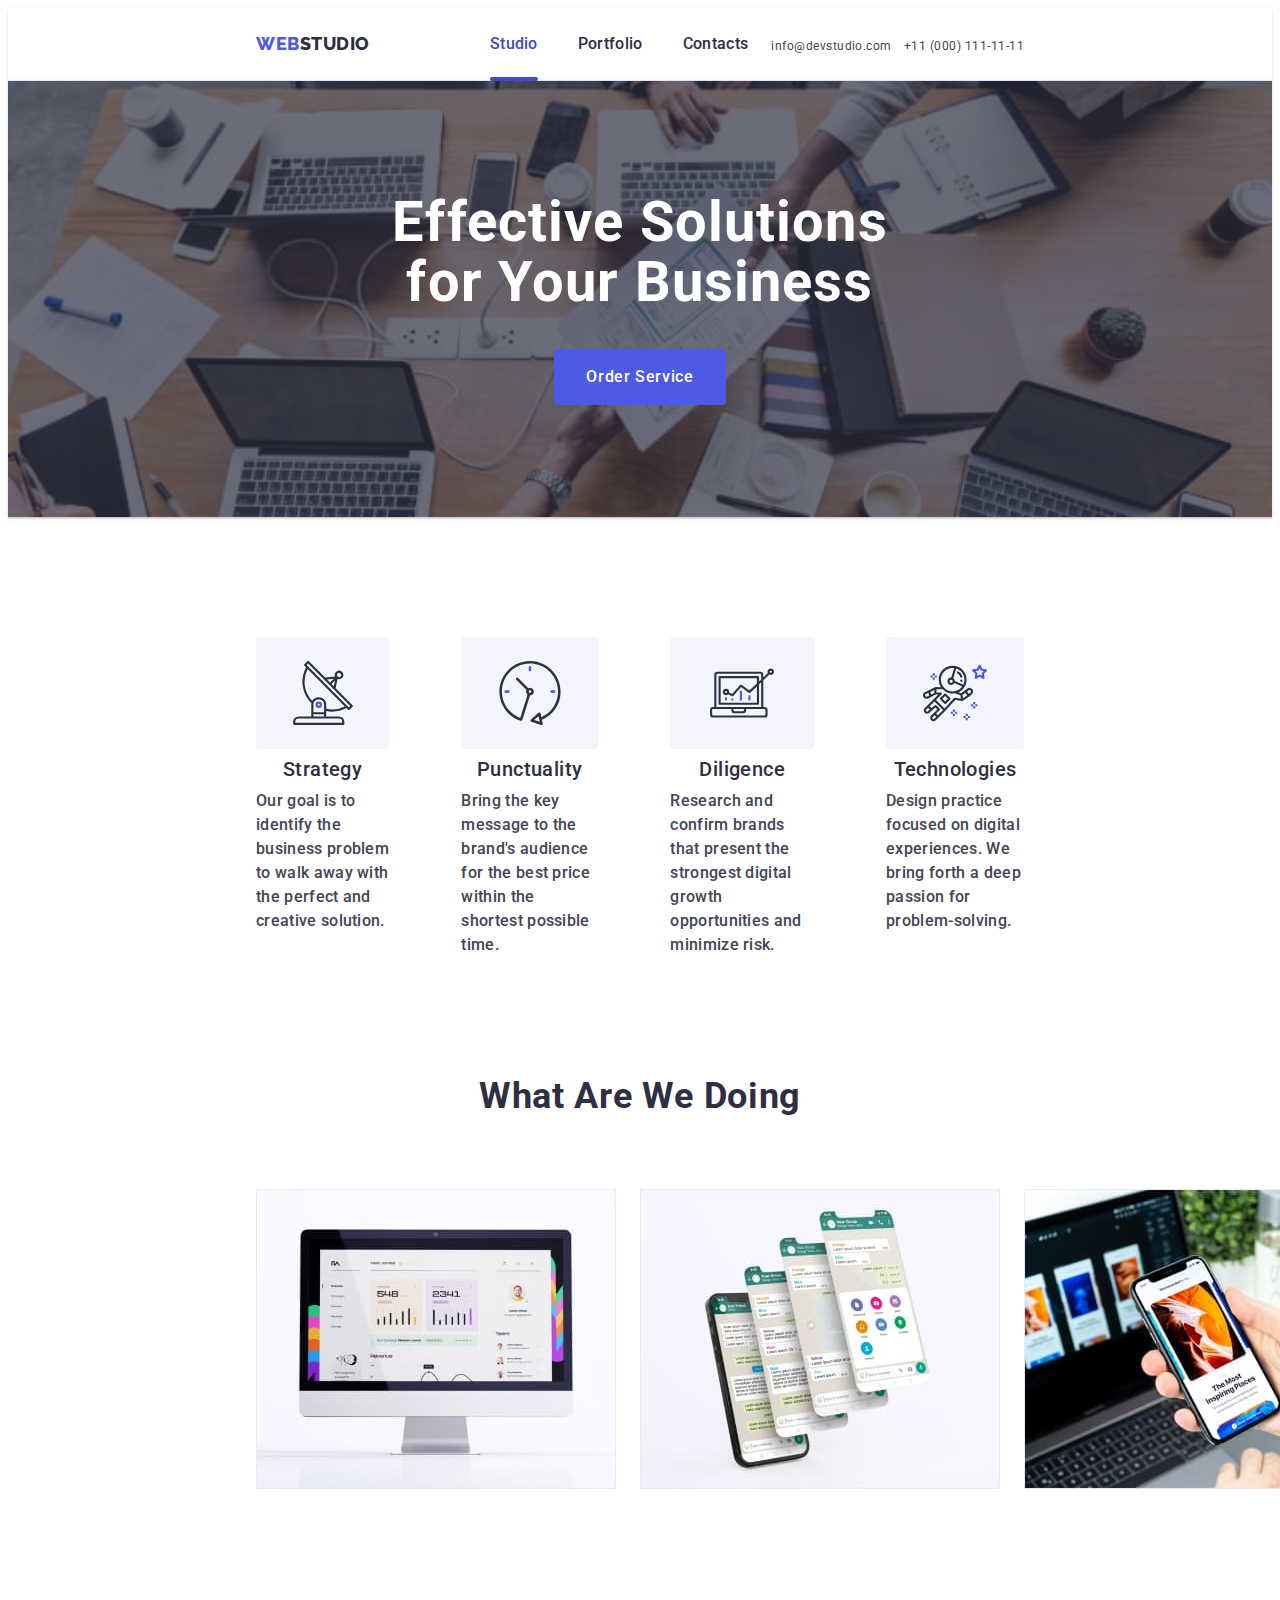
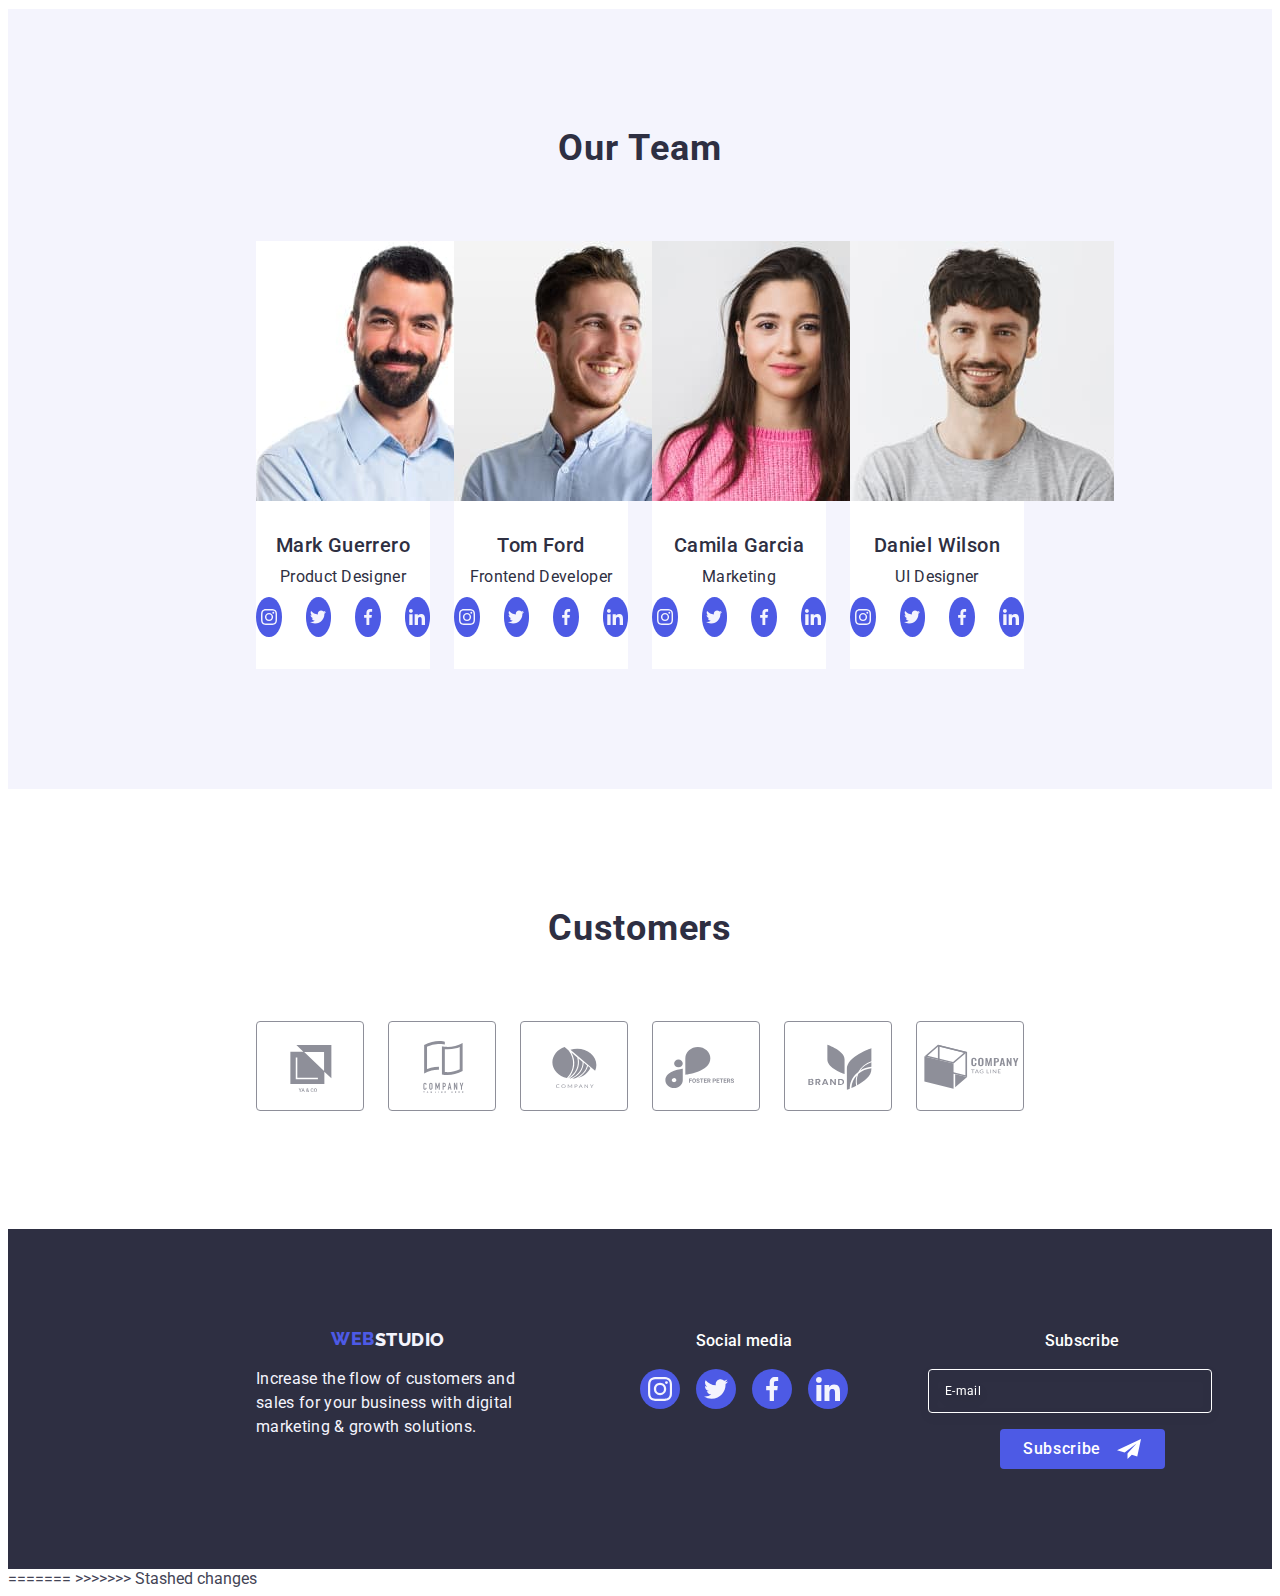
<file: index.html>
<!DOCTYPE html>
<html lang="en">

	<head>
		<meta charset="UTF-8" />
		<meta http-equiv="x-ua-compatible" content="ie=edge" />
		<meta name="viewport" content="width=device-width, initial-scale=1.0" />
		<meta name="description" content="Effective Solutions for Your Business" />
		<link rel="preconnect" href="https://fonts.googleapis.com" />
		<link rel="preconnect" href="https://fonts.gstatic.com" crossorigin />
		<link rel="stylesheet"
			href="https://cdnjs.cloudflare.com/ajax/libs/modern-normalize/2.0.0/modern-normalize.min.css"
			integrity="sha512-4xo8blKMVCiXpTaLzQSLSw3KFOVPWhm/TRtuPVc4WG6kUgjH6J03IBuG7JZPkcWMxJ5huwaBpOpnwYElP/m6wg=="
			crossorigin="anonymous" referrerpolicy="no-referrer" />
		<link
			href="https://fonts.googleapis.com/css2?family=Raleway:wght@800&family=Roboto:wght@400;500;700;900&display=swap"
			rel="stylesheet" />
		<link rel="stylesheet" href="./css/style.css" />
		<title>WEB STUDIO</title>
	</head>
	<!--Header section-->
	<header class="header">
		<div class="container header-cont">
			<nav class="header-nav list">
				<a class="header-logo-link link" href="./index.html">Web<span class="logo-span">Studio</span>
				</a>
				<ul class="lict list">
					<li class="menu">
						<a class="header-spc  current link" href="./index.html">Studio</a>
					</li>
					<li class="menu">
						<a class="header-spc link" href="./portfolio.html">Portfolio</a>
					</li>
					<li class="menu"><a class="header-spc link" href="">Contacts</a>
					</li>
				</ul>
			</nav>
			<address class="adres">
				<ul class="mailo list">
					<li class="menu">
						<a class="linc-com-tel link" href="mailto:info@devstudio.com">info@devstudio.com</a>
					</li>
					<li class="menu">
						<a class="linc-com-tel link" href="tel:+110001111111">+11 (000)
							111-11-11</a>
					</li>
				</ul>
			</address>
			<button type="button" class="menu-open-btn js-open-menu is-open" aria-expanded="false"
				aria-controls="mobile-menu">
				<svg class="menu-icon" width="32" height="23">
					<use href="./images/icons.svg#icon-symbol-defs"></use>
				</svg>
			</button>
			<div class="mob-menu js-menu-container ">
				<div>
					<button type="button" class="menu-close-btn js-close-menu">
						<svg class="modal-icon" width="8" height="8">
							<use href="./images/icons.svg#icon-close"></use>
						</svg>
					</button>
					<ul class="mob-menu-lict list">
						<li class="mob-menu-item">
							<a class="menu-spc-stud current link" href="./index.html">Studio</a>
						</li>
						<li class="mob-menu-item">
							<a class="menu-spc link" href="./portfolio.html">Portfolio</a>
						</li>
						<li class="mob-menu-item">
							<a class="menu-spc link" href="">Contacts</a>
						</li>
					</ul>
				</div>
				<div>
					<ul class="mob-menu-contacts list">
						<li class="mob-menu-tel-linc">
							<a class="linc-com-tel link" href="tel:+110001111111">+11 (000)
								111-11-11</a>
						</li>
						<li class="mob-menu-com">
							<a class="mob-menu-com-linc link" href="mailto:info@devstudio.com">info@devstudio.com</a>
						</li>
					</ul>
					<ul class="mob-socials link list">
						<li class="mob-socials-item">
							<a class="mob-socials-link link" href="" aria-label="instagram" target="_blank"
								rel="noopener noreferrer">
								<svg class="mob-socials-icon" width="24" height="24">
									<use href="./images/icons.svg#icon-instagram"></use>
								</svg>
							</a>
						</li>
						<li class="mob-socials-item">
							<a class="mob-socials-link link" href="" aria-label="twitter" target="_blank"
								rel="noopener noreferrer">
								<svg class="mob-socials-icon" width="24" height="24">
									<use href="./images/icons.svg#icon-twitter-1"></use>
								</svg>
							</a>
						</li>
						<li class="mob-socials-item">
							<a class="mob-socials-link link" href="" aria-label="facebook" target="_blank"
								rel="noopener noreferrer">
								<svg class="mob-socials-icon" width="24" height="24">
									<use href="./images/icons.svg#icon-facebook"></use>
								</svg>
							</a>
						</li>
						<li class="mob-socials-item">
							<a class="mob-socials-link link" href="" aria-label="linkedin" target="_blank"
								rel="noopener noreferrer">
								<svg class="mob-socials-icon" width="24" height="24">
									<use href="./images/icons.svg#icon-linkedin"></use>
								</svg>
							</a>
						</li>
					</ul>
				</div>
			</div>
		</div>
	</header>
	<!--main block-->
	<main class="main">
		<!--section1-->
		<section class="hiro-cont">
			<div class="container sex-es">
				<h1 class="sec-title">Effective Solutions for Your Business</h1>
				<button class="sec-button" data-modal-open type="button">Order Service </button>
			</div>
		</section>
		<!--section2-->
		<section class="section-cpdt">
			<div class="container">
				<h2 class="visually-hidden">section2</h2>
				<ul class="lint s-title list">
					<li class="one-sex">
						<div class="one-sex-all">
							<svg class="one-sex-icons" width="64" height="64">
								<use href="./images/icons.svg#icon-strategy"></use>
							</svg>
						</div>
						<h3 class="cpdt">Strategy</h3>
						<p class="qbrd">Our goal is to identify the business problem to walk
							away with the perfect and creative solution.
						</p>
					</li>
					<li class="one-sex">
						<div class="one-sex-all">
							<svg class="one-sex-icons" width="64" height="64">
								<use href="./images/icons.svg#icon-punctuality"></use>
							</svg>
						</div>
						<h3 class="cpdt">Punctuality</h3>
						<p class="qbrd">Bring the key message to the brand's audience for the
							best price
							within the shortest possible time.
						</p>
					</li>
					<li class="one-sex">
						<div class="one-sex-all">
							<svg class="one-sex-icons" width="64" height="64">
								<use href="./images/icons.svg#icon-diligence"></use>
							</svg>
						</div>
						<h3 class="cpdt">Diligence</h3>
						<p class="qbrd">Research and confirm brands that present the strongest
							digital growth opportunities and minimize risk.
						</p>
					</li>
					<li class="one-sex">
						<div class="one-sex-all">
							<svg class="one-sex-icons" width="64" height="64">
								<use href="./images/icons.svg#icon-technologies"></use>
							</svg>
						</div>
						<h3 class="cpdt">Technologies</h3>
						<p class="qbrd">Design practice focused on digital experiences. We bring
							forth a deep passion for problem-solving.
						</p>
					</li>
				</ul>
			</div>
		</section>
		<!--section3-->
		<section class="sec-es-wd">
			<div class="container">
				<h2 class="sec-es-title">What are we doing</h2>
				<ul class="sec-wd-img list">
					<li class="sec-es-img-all">
						<picture>
							<source srcset="
					   ./images/home/imag2-dec@1x.jpg    1x,
					   ./images/home/imag2-dec@2x.jpg 2x
					   " media="(min-width: 1158px)" />
							<img src="./images/home/imag2.jpg" alt="leptop" width="360" height="300" />
						</picture>
					</li>
					<li class="sec-es-img-all">
						<picture>
							<source srcset="
					   ./images/home/imag3-dec@1x.jpg    1x,
					   ./images/home/imag3-dec@2x.jpg 2x
					   " media="(min-width: 1158px)" />
							<img src="./images/home/imag3.jpg" alt="leptop" width="360" height="300" />
						</picture>
					</li>
					<li class="sec-es-img-all">
						<picture>
							<source srcset="
					   ./images/home/imag4-dec@1x.jpg    1x,
					   ./images/home/imag4-dec@2x.jpg 2x
					   " media="(min-width: 1158px)" />
							<img src="./images/home/imag4.jpg" alt="leptop" width="360" height="300" />
						</picture>
					</li>
				</ul>
			</div>
		</section>
		<!--section4-->
		<section class="sec-ot">
			<div class="container">
				<h2 class="sec-ot-text">Our Team</h2>
				<ul class="team list">
					<li class="all list">
						<picture>
							<source srcset="
                           ./images/home/imag5.jpg    1x,
                           ./images/home/imag5-2x.jpg 2x
                           " media="(min-width: 1166px)" />
							<source srcset="
                           ./images/home/imag5-tab.jpg    1x,
                           ./images/home/imag5-tab-2x.jpg 2x
                           " media="(min-width: 768px)" />
							<source srcset="
                           ./images/home/imag5-mob.jpg    1x,
                           ./images/home/imag5-mob-2x.jpg 2x
                           " media="(min-width: 320px)" />
							<img src="./images/home/imag5.jpg" alt="Mark Guerrero" width="264" />
						</picture>
						<div class="container mark">
							<h3 class="com">Mark Guerrero</h3>
							<p class="all-txt">Product Designer</p>
							<ul class="socials link list">
								<li class="socials-item">
									<a class="socials-link link" href="" aria-label="instagram" target="_blank"
										rel="noopener noreferrer">
										<svg class="socials-icon" width="16" height="16">
											<use href="./images/icons.svg#icon-instagram"></use>
										</svg>
									</a>
								</li>
								<li class="socials-item">
									<a class="socials-link link" href="" aria-label="twitter" target="_blank"
										rel="noopener noreferrer">
										<svg class="socials-icon" width="16" height="16">
											<use href="./images/icons.svg#icon-twitter-1"></use>
										</svg>
									</a>
								</li>
								<li class="socials-item">
									<a class="socials-link link" href="" aria-label="facebook" target="_blank"
										rel="noopener noreferrer">
										<svg class="socials-icon" width="16" height="16">
											<use href="./images/icons.svg#icon-facebook"></use>
										</svg>
									</a>
								</li>
								<li class="socials-item">
									<a class="socials-link link" href="" aria-label="linkedin" target="_blank"
										rel="noopener noreferrer">
										<svg class="socials-icon" width="16" height="16">
											<use href="./images/icons.svg#icon-linkedin"></use>
										</svg>
									</a>
								</li>
							</ul>
						</div>
					</li>
					<li class="all list">
						<picture>
							<source srcset="
                        ./images/home/imag6.jpg    1x,
                        ./images/home/imag6-2x.jpg 2x
                        " media="(min-width: 1166px)" />
							<source srcset="
                        ./images/home/imag6-tab.jpg    1x,
                        ./images/home/imag6-tab-2x.jpg 2x
                        " media="(min-width: 768px)" />
							<source srcset="
                        ./images/home/imag6-mob.jpg    1x,
                        ./images/home/imag6-mob-2x.jpg 2x
                        " media="(min-width: 320px)" />
							<img src="./images/home/imag6.jpg" alt="Tom Ford" width="264" />
						</picture>
						<div class="container mark">
							<h3 class="com">Tom Ford</h3>
							<p class="all-txt">Frontend Developer</p>
							<ul class="socials link list">
								<li class="socials-item">
									<a class="socials-link link" href="" aria-label="instagram" target="_blank"
										rel="noopener noreferrer">
										<svg class="socials-icon" width="16" height="16">
											<use href="./images/icons.svg#icon-instagram"></use>
										</svg>
									</a>
								</li>
								<li class="socials-item">
									<a class="socials-link link" href="" aria-label="twitter" target="_blank"
										rel="noopener noreferrer">
										<svg class="socials-icon" width="16" height="16">
											<use href="./images/icons.svg#icon-twitter-1"></use>
										</svg>
									</a>
								</li>
								<li class="socials-item">
									<a class="socials-link link" href="" aria-label="facebook" target="_blank"
										rel="noopener noreferrer">
										<svg class="socials-icon" width="16" height="16">
											<use href="./images/icons.svg#icon-facebook"></use>
										</svg>
									</a>
								</li>
								<li class="socials-item">
									<a class="socials-link link" href="" aria-label="linkedin" target="_blank"
										rel="noopener noreferrer">
										<svg class="socials-icon" width="16" height="16">
											<use href="./images/icons.svg#icon-linkedin"></use>
										</svg>
									</a>
								</li>
							</ul>
						</div>
					</li>
					<li class="all list">
						<picture>
							<source srcset="
                        ./images/home/imag7.jpg    1x,
                        ./images/home/imag7-2x.jpg 2x
                        " media="(min-width: 1166px)" />
							<source srcset="
                        ./images/home/imag7-tab.jpg    1x,
                        ./images/home/imag7-tab-2x.jpg 2x
                        " media="(min-width: 768px)" />
							<source srcset="
                        ./images/home/imag7-mob.jpg    1x,
                        ./images/home/imag7-mob-2x.jpg 2x
                        " media="(min-width: 320px)" />
							<img src="./images/home/imag7.jpg" alt="Camila Garcia" width="264" />
						</picture>
						<div class="container mark">
							<h3 class="com">Camila Garcia</h3>
							<p class="all-txt">Marketing</p>
							<ul class="socials link list">
								<li class="socials-item">
									<a class="socials-link link" href="" aria-label="instagram" target="_blank"
										rel="noopener noreferrer">
										<svg class="socials-icon" width="16" height="16">
											<use href="./images/icons.svg#icon-instagram"></use>
										</svg>
									</a>
								</li>
								<li class="socials-item">
									<a class="socials-link link" href="" aria-label="twitter" target="_blank"
										rel="noopener noreferrer">
										<svg class="socials-icon" width="16" height="16">
											<use href="./images/icons.svg#icon-twitter-1">
											</use>
										</svg>
									</a>
								</li>
								<li class="socials-item">
									<a class="socials-link link" href="" aria-label="facebook" target="_blank"
										rel="noopener noreferrer">
										<svg class="socials-icon" width="16" height="16">
											<use href="./images/icons.svg#icon-facebook">
											</use>
										</svg>
									</a>
								</li>
								<li class="socials-item">
									<a class="socials-link link" href="" aria-label="linkedin" target="_blank"
										rel="noopener noreferrer">
										<svg class="socials-icon" width="16" height="16">
											<use href="./images/icons.svg#icon-linkedin">
											</use>
										</svg>
									</a>
								</li>
							</ul>
						</div>
					</li>
					<li class="all list">
						<picture>
							<source srcset="
                        ./images/home/imag8.jpg    1x,
                        ./images/home/imag8-2x.jpg 2x
                        " media="(min-width: 1166px)" />
							<source srcset="
                        ./images/home/imag8-tab.jpg    1x,
                        ./images/home/imag8-tab-2x.jpg 2x
                        " media="(min-width: 768px)" />
							<source srcset="
                        ./images/home/imag8-mob.jpg    1x,
                        ./images/home/imag8-mob-2x.jpg 2x
                        " media="(min-width: 320px)" />
							<img src="./images/home/imag8.jpg" alt="Daniel Wilson" width="264" />
						</picture>
						<div class="container mark">
							<h3 class="com">Daniel Wilson</h3>
							<p class="all-txt">UI Designer</p>
							<ul class="socials link list">
								<li class="socials-item">
									<a class="socials-link link" href="" aria-label="instagram" target="_blank"
										rel="noopener noreferrer">
										<svg class="socials-icon" width="16" height="16">
											<use href="./images/icons.svg#icon-instagram">
											</use>
										</svg>
									</a>
								</li>
								<li class="socials-item">
									<a class="socials-link link" href="" aria-label="twitter" target="_blank"
										rel="noopener noreferrer">
										<svg class="socials-icon" width="16" height="16">
											<use href="./images/icons.svg#icon-twitter-1">
											</use>
										</svg>
									</a>
								</li>
								<li class="socials-item">
									<a class="socials-link link" href="" aria-label="facebook" target="_blank"
										rel="noopener noreferrer">
										<svg class="socials-icon" width="16" height="16">
											<use href="./images/icons.svg#icon-facebook">
											</use>
										</svg>
									</a>
								</li>
								<li class="socials-item">
									<a class="socials-link link" href="" aria-label="linkedin" target="_blank"
										rel="noopener noreferrer">
										<svg class="socials-icon" width="16" height="16">
											<use href="./images/icons.svg#icon-linkedin">
											</use>
										</svg>
									</a>
								</li>
							</ul>
						</div>
					</li>
				</ul>
			</div>
		</section>
		<!--section 5-->
		<section class="customers">
			<div class="container customers-section">
				<h2 class="customers-txt">Customers</h2>
				<ul class="customers-all list">
					<li class="customers-all-list">
						<a class="customers-all-svg" href="#" aria-label="logo" target="_blank"
							rel="noopener noreferrer">
							<svg class="customers-icon" width="104" height="56">
								<use href="./images/icons.svg#icon-Logo1"></use>
							</svg>
						</a>
					</li>
					<li class="customers-all-list">
						<a class="customers-all-svg" href="#" aria-label="logo" target="_blank"
							rel="noopener noreferrer">
							<svg class="customers-icon" width="104" height="56">
								<use href="./images/icons.svg#icon-Logo2"></use>
							</svg>
						</a>
					</li>
					<li class="customers-all-list">
						<a class="customers-all-svg" href="#" aria-label="logo" target="_blank"
							rel="noopener noreferrer">
							<svg class="customers-icon" width="104" height="56">
								<use href="./images/icons.svg#icon-Logo3"></use>
							</svg>
						</a>
					</li>
					<li class="customers-all-list">
						<a class="customers-all-svg" href="#" aria-label="logo" target="_blank"
							rel="noopener noreferrer">
							<svg class="customers-icon" width="104" height="56">
								<use href="./images/icons.svg#icon-Logo4"></use>
							</svg>
						</a>
					</li>
					<li class="customers-all-list">
						<a class="customers-all-svg" href="#" aria-label="logo" target="_blank"
							rel="noopener noreferrer">
							<svg class="customers-icon" width="104" height="56">
								<use href="./images/icons.svg#icon-Logo5"></use>
							</svg>
						</a>
					</li>
					<li class="customers-all-list">
						<a class="customers-all-svg" href="#" aria-label="logo" target="_blank"
							rel="noopener noreferrer">
							<svg class="customers-icon" width="104" height="56">
								<use href="./images/icons.svg#icon-Logo6"></use>
							</svg>
						</a>
					</li>
				</ul>
			</div>
		</section>
	</main>
	<!--footer section-->
	<footer class="footer">
		<div class="container footer-class">
			<div class="footer-logo-all">
				<a class="footer-logo link" href="./index.html">Web<span class="footer-span">Studio</span>
				</a>
				<p class="footer-end">Increase the flow of customers and sales for your business
					with digital marketing & growth solutions.
				</p>
			</div>
			<div class="social">
				<p class="social-media">Social media</p>
				<ul class="social-list link list">
					<li class="social-item">
						<a class="social-link link" href="" aria-label="instagram" target="_blank"
							rel="noopener noreferrer">
							<svg class="social-icon" width="24" height="24">
								<use href="./images/icons.svg#icon-instagram"></use>
							</svg>
						</a>
					</li>
					<li class="social-item">
						<a class="social-link link" href="" aria-label="twitter" target="_blank"
							rel="noopener noreferrer">
							<svg class="social-icon" width="24" height="24">
								<use href="./images/icons.svg#icon-twitter-1"></use>
							</svg>
						</a>
					</li>
					<li class="social-item">
						<a class="social-link link" href="" aria-label="facebook" target="_blank"
							rel="noopener noreferrer">
							<svg class="social-icon" width="24" height="24">
								<use href="./images/icons.svg#icon-facebook"></use>
							</svg>
						</a>
					</li>
					<li class="social-item">
						<a class="social-link link" href="" aria-label="linkedin" target="_blank"
							rel="noopener noreferrer">
							<svg class="social-icon" width="24" height="24">
								<use href="./images/icons.svg#icon-linkedin"></use>
							</svg>
						</a>
					</li>
				</ul>
			</div>
			<!------------------- Subscribe----------->
			<div class="subscribe">
				<p class="subscribe-txt">Subscribe</p>
				<form class="subscribe-form">
					<lebel class="subscribe-label" for="email">
						<input type="email" name="email" class="subscribe-input" required="" id="email"
							placeholder="E-mail" />
					</lebel>
					<button class="subscribe-button" type="submit">
						Subscribe
						<svg class="subscribe-input-icon" width="24" height="24">
							<use href="./images/icons.svg#icon-Frame-3"></use>
						</svg>
					</button>
				</form>
			</div>
		</div>
	</footer>
	<div class="backdrop is-hidden" data-modal>
		<form class="modal">
			<button type="button" class="modal-close-btn" data-modal-close>
				<svg class="modal-icon" width="8" height="8">
					<use href="./images/icons.svg#icon-close"></use>
				</svg>
			</button>
			<p class="modal-title">Leave your contacts and we will call you back</p>
			<!--1 section-->
			<div class="modal-field">
				<label class="input-label" for="user-name">Name</label>
				<div class="input-wrap">
					<input type="text" name="user-name" class="modal-input" required="" id="user-name" />
					<svg class="modal-input-icon" width="18" height="24">
						<use href="./images/icons.svg#icon-person"></use>
					</svg>
				</div>
			</div>
<<<<<<< Updated upstream
			<!--2 section-->
			<div class="modal-field">
				<label class="input-label" for="user-phone">Phone</label>
				<div class="input-wrap">
					<input type="text" name="user-phone" class="modal-input" id="user-phone" />
					<svg class="modal-input-icon" width="18" height="24">
						<use href="./images/icons.svg#icon-phone"></use>
					</svg>
				</div>
			</div>
			<!--3 section-->
			<div class="modal-field">
				<label class="input-label" for="user-email">Email</label>
				<div class="input-wrap">
					<input type="email" name="user-email" class="modal-input" required="" id="user-email" />
					<svg class="modal-input-icon" width="18" height="24">
						<use href="./images/icons.svg#icon-email"></use>
					</svg>
				</div>
			</div>
			<!--4 section-->
			<div class="modal-user-comment">
				<label for="user-comment" class="input-label">Comment</label>
				<textarea name="user-comment" id="user-comment" class="modal-textarea"
					placeholder="Text input"></textarea>
			</div>
			<!--5 section-->
			<imput class="modal-checkbox" type="checkbox" name="user-privacy" id="user-privacy" value="true">
				<label for="user-privacy" class="check-text">
					<span class="modal-span">
						<svg class="check-icon " width="10" height="8">
							<use href="./images/icons.svg#icon-check"></use>
						</svg>
					</span>
					I accept the terms and conditions of the
					<a href="" class="privacy-link">Privacy Policy</a>
				</label>
			</imput>
			<!--6 section-->
			<button class="button-modal" type="submit">Send</button>
		</form>
	</div>
	<script src="js/mobile-menu.js"></script>
	<script src="./js/modal.js"></script>
=======
		</footer>
		<div class="backdrop is-hidden" data-modal>
			<form class="modal">
				<button type="button" class="modal-close-btn" data-modal-close>
					<svg class="modal-icon" width="8" height="8">
						<use href="./images/icons.svg#icon-close"></use>
					</svg></button>
				<p class="modal-title">Leave your contacts and we will call you back</p>
				<form>

					<!--1 section-->

					<div class="modal-field">
						<label class="input-label" for="user-name">Name</label>
						<div class="input-wrap">
							<input type="text" name="user-name" class="modal-input" required="" id="user-name" />
							<svg class="modal-input-icon" width="18" height="24">
								<use href="./images/icons.svg#icon-person"></use>
							</svg>
						</div>
					</div>

					<!--2 section-->

					<div class="modal-field">
						<label class="input-label" for="user-phone">Phone</label>
						<div class="input-wrap">
							<input type="text" name="user-phone" class="modal-input" id="user-phone" />
							<svg class="modal-input-icon" width="18" height="24">
								<use href="./images/icons.svg#icon-phone"></use>
							</svg>
						</div>
					</div>

					<!--3 section-->

					<div class="modal-field">
						<label class="input-label" for="user-email">Email</label>
						<div class="input-wrap">
							<input type="email" name="user-email" class="modal-input" required="" id="user-email" />
							<svg class="modal-input-icon" width="18" height="24">
								<use href="./images/icons.svg#icon-email"></use>
							</svg>
						</div>
					</div>

					<!--4 section-->

					<div class="modal-user-comment">
						<label for="user-comment" class="input-label">Comment</label>
						<textarea name="user-comment" id="user-comment" class="modal-textarea"
							placeholder="Text input"></textarea>
					</div>

					<!--5 section-->

					<input class="modal-checkbox">
					<input type="checkbox" name="user-privacy" id="user-privacy" value="true"
						class="modal-check visually-hidden" />
					<label for="user-privacy" class="check-text">
						<span class="modal-span">
							<svg class="check-icon " width="10" height="8">
								<use href="./images/icons.svg#icon-check"></use>
							</svg>
						</span>
						I accept the terms and conditions of the
						<a href="" class="privacy-link">Privacy Policy</a>
					</label>
					</input>

					<!--6 section-->

					<button class="button-modal" type="submit">Send</button>
				</form>
		</div>
		</div>
		<script src="js/mobile-menu.js"></script>
		<script src="./js/modal.js"></script>
>>>>>>> Stashed changes
	</body>

</html>
</file>
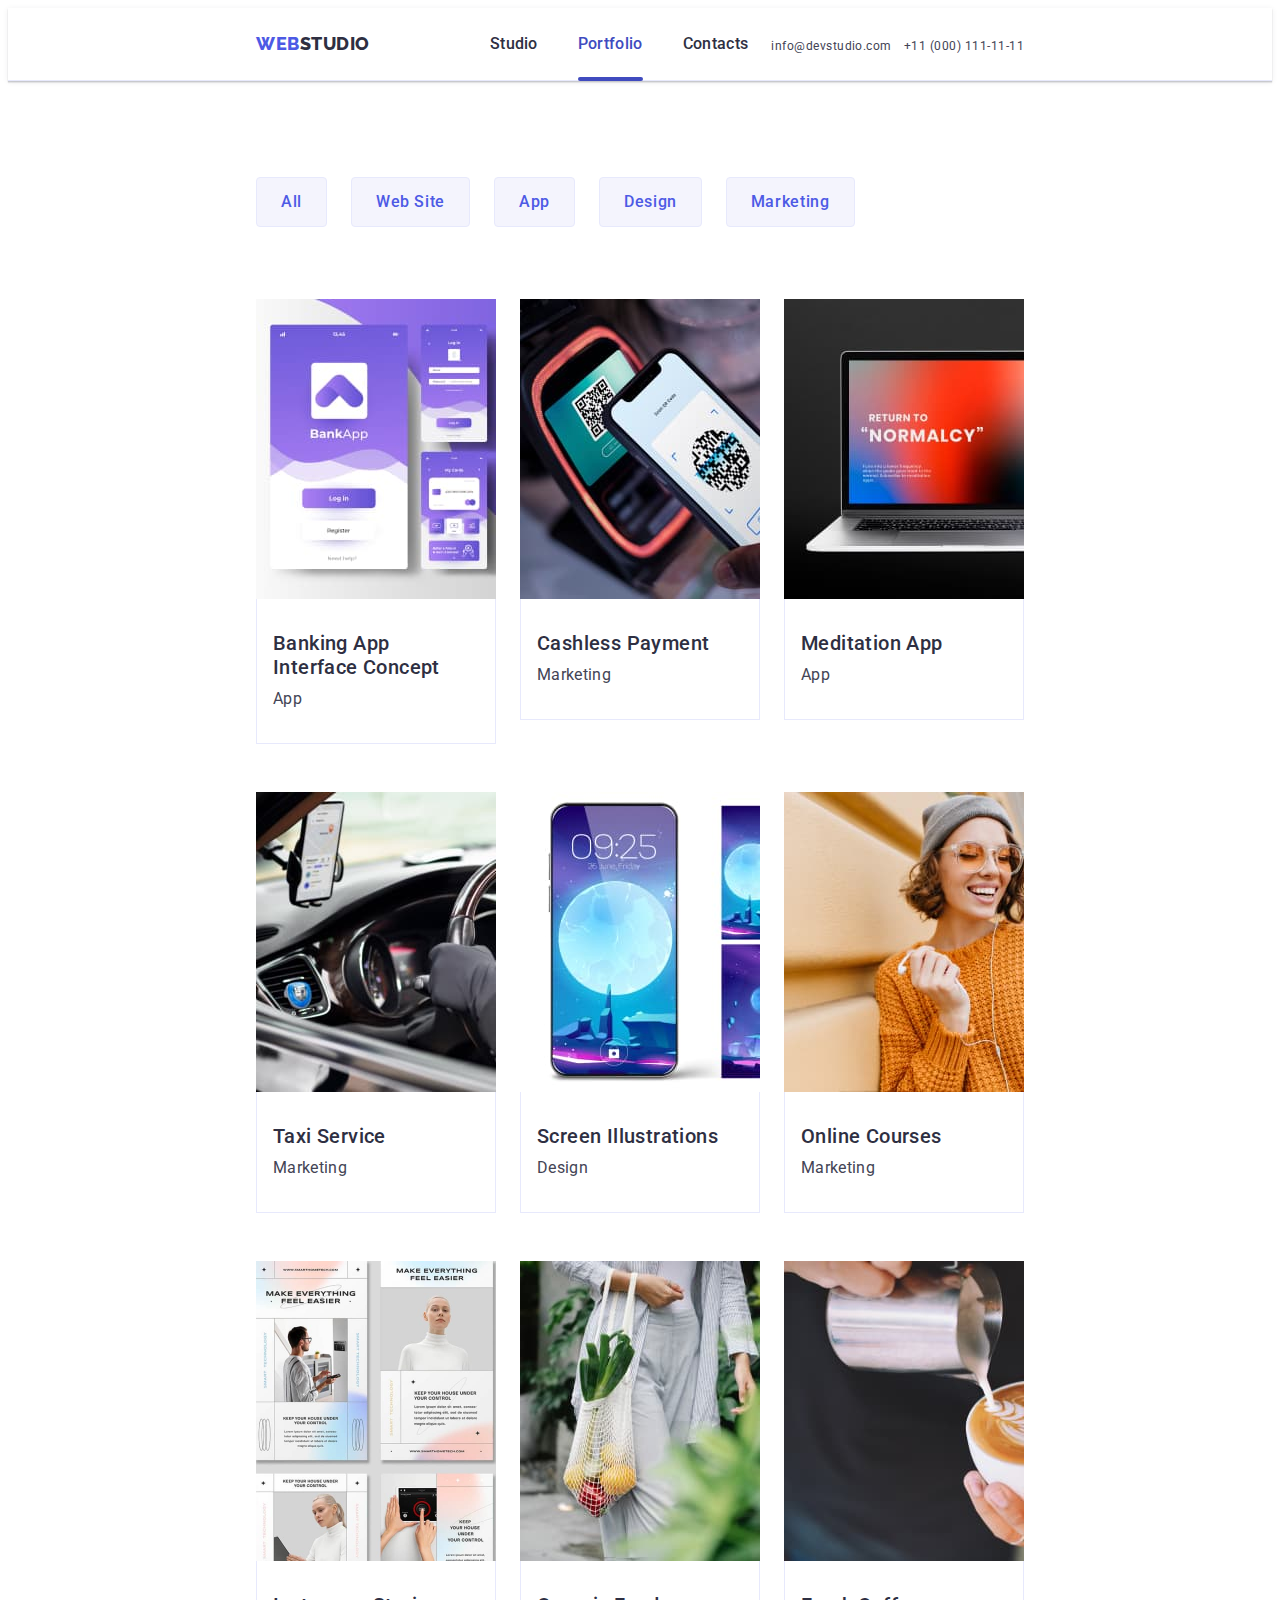
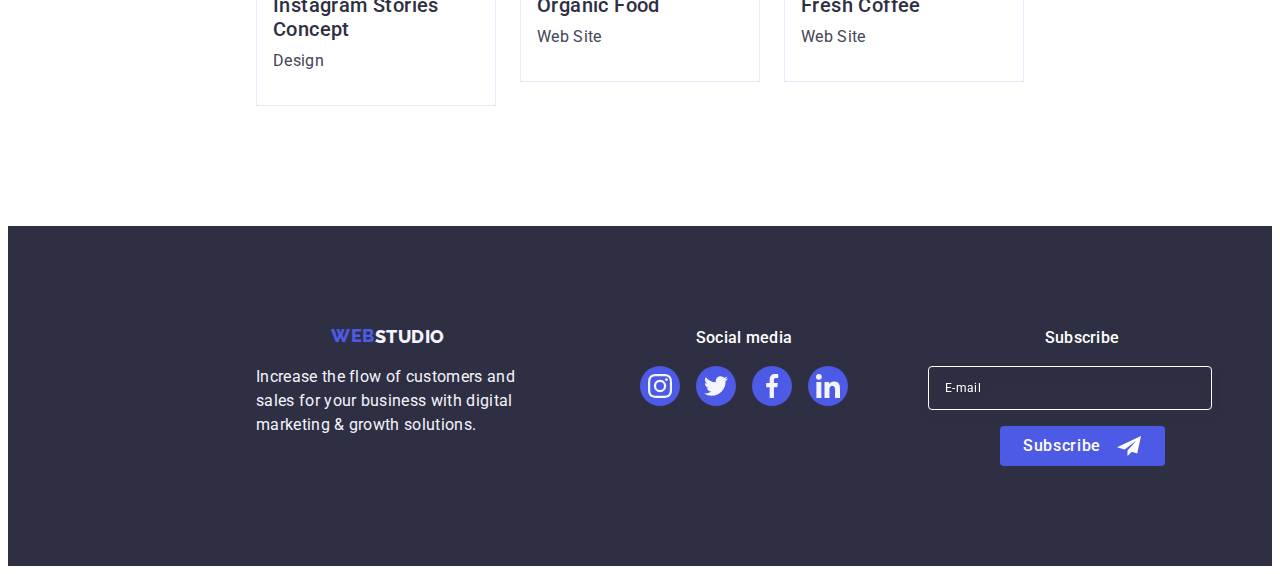
<file: portfolio.html>
<!DOCTYPE html>
<html lang="en">

	<head>
		<meta charset="UTF-8" />
		<meta http-equiv="x-ua-compatible" content="ie=edge" />
		<meta name="viewport" content="width=device-width, initial-scale=1.0" />
		<meta name="description" content="Effective Solutions for Your Business" />
		<link rel="preconnect" href="https://fonts.googleapis.com" />
		<link rel="preconnect" href="https://fonts.gstatic.com" crossorigin />
		<link rel="stylesheet"
			href="https://cdnjs.cloudflare.com/ajax/libs/modern-normalize/2.0.0/modern-normalize.min.css"
			integrity="sha512-4xo8blKMVCiXpTaLzQSLSw3KFOVPWhm/TRtuPVc4WG6kUgjH6J03IBuG7JZPkcWMxJ5huwaBpOpnwYElP/m6wg=="
			crossorigin="anonymous" referrerpolicy="no-referrer" />
		<link
			href="https://fonts.googleapis.com/css2?family=Raleway:wght@800&family=Roboto:wght@400;500;700;900&display=swap"
			rel="stylesheet" />
		<link rel="stylesheet" href="./css/style.css" />
		<title>WEB STUDIO</title>
	</head>

	<body class="page">
		<!--Header section-->
		<header class="header">
			<div class="container header-cont">
				<nav class="header-nav list">
					<a class="header-logo-link link" href="./index.html">Web<span class="logo-span">Studio</span>
					</a>
					<ul class="lict list">
						<li class="menu">
							<a class="header-spc link" href="./index.html">Studio</a>
						</li>
						<li class="menu">
							<a class="header-spc current link" href="./portfolio.html">Portfolio</a>
						</li>
						<li class="menu">
							<a class="header-spc link" href="">Contacts</a>
						</li>
					</ul>
				</nav>
				<address class="adres">
					<ul class="mailo list">
						<li class="menu">
							<a class="linc-com-tel link" href="mailto:info@devstudio.com">info@devstudio.com</a>
						</li>
						<li class="menu">
							<a class="linc-com-tel link" href="tel:+110001111111">+11 (000) 111-11-11</a>
						</li>
					</ul>
				</address>
				<button type="button" class="menu-open-btn" data-menu-open aria-expanded="false"
					aria-controls="mobile-menu">
					<svg class="menu-icon" width="32" height="23">
						<use href="./images/icons.svg#icon-symbol-defs"></use>
					</svg>
				</button>
				<div class="mob-menu is-hidden" data-menu>
					<div>
						<button type="button" class="menu-close-btn" data-menu-close>
							<svg class="modal-icon" width="8" height="8">
								<use href="./images/icons.svg#icon-close"></use>
							</svg>
						</button>
						<ul class="mob-menu-lict list">
							<li class="mob-menu-item">
								<a class="menu-spc current link" href="./index.html">Studio</a>
							</li>
							<li class="mob-menu-item">
								<a class="menu-spc link" href="./portfolio.html">Portfolio</a>
							</li>
							<li class="mob-menu-item">
								<a class="menu-spc link" href="">Contacts</a>
							</li>
						</ul>
					</div>
					<div>
						<ul class="mob-menu-contacts list">
							<li class="mob-menu-tel-linc">
								<a class="linc-com-tel link" href="tel:+110001111111">+11 (000)
									111-11-11</a>
							</li>
							<li class="mob-menu-com">
								<a class="mob-menu-com-linc link"
									href="mailto:info@devstudio.com">info@devstudio.com</a>
							</li>
						</ul>
						<ul class="mob-socials link list">
							<li class="mob-socials-item">
								<a class="mob-socials-link link" href="" aria-label="instagram" target="_blank"
									rel="noopener noreferrer">
									<svg class="mob-socials-icon" width="24" height="24">
										<use href="./images/icons.svg#icon-instagram"></use>
									</svg>
								</a>
							</li>
							<li class="mob-socials-item">
								<a class="mob-socials-link link" href="" aria-label="twitter" target="_blank"
									rel="noopener noreferrer">
									<svg class="mob-socials-icon" width="24" height="24">
										<use href="./images/icons.svg#icon-twitter-1"></use>
									</svg>
								</a>
							</li>
							<li class="mob-socials-item">
								<a class="mob-socials-link link" href="" aria-label="facebook" target="_blank"
									rel="noopener noreferrer">
									<svg class="mob-socials-icon" width="24" height="24">
										<use href="./images/icons.svg#icon-facebook"></use>
									</svg>
								</a>
							</li>
							<li class="mob-socials-item">
								<a class="mob-socials-link link" href="" aria-label="linkedin" target="_blank"
									rel="noopener noreferrer">
									<svg class="mob-socials-icon" width="24" height="24">
										<use href="./images/icons.svg#icon-linkedin"></use>
									</svg>
								</a>
							</li>
						</ul>
					</div>
				</div>
			</div>
		</header>
		<main>
			<!--portfolio sectuon-->
			<section class="sex-portfolio">
				<div class="container portfolio-btn">
					<h1 class="visually-hidden">portfolio</h1>
					<ul class="btn list">
						<li><button class="btn-all link" type="button">All</button>
						</li>
						<li>
							<button class="btn-all link" type="button">Web Site</button>
						</li>
						<li>
							<button class="btn-all link" type="button">App</button>
						</li>
						<li>
							<button class="btn-all link" type="button">Design</button>
						</li>
						<li><button class="btn-all link" type="button">Marketing</button></li>
					</ul>
					<ul class="sex-img list link">
						<!---1--->
						<li class="sex-img-all">
							<a class="all-port link" href="#" aria-label="hover" target="_blank"
								rel="noopener noreferrer">
								<div class="keis">
									<picture>
										<source srcset="
								   ./images/portfolio/img-8.jpg    1x,
								   ./images/portfolio/img-8-2x.jpg 2x
								   " media="(min-width: 1166px)" />
										<source srcset="
								   ./images/portfolio/img-8-tab.jpg    1x,
								   ./images/portfolio/img-8-tab-2x.jpg 2x
								   " media="(min-width: 768px)" />
										<source srcset="
								   ./images/portfolio/img-8-mob.jpg    1x,
								   ./images/portfolio/img-8-mob-2x.jpg 2x
								   " media="(min-width: 320px)" />
										 <img src="./images/portfolio/img-8.jpg" alt="Banking App Interface Concept"
										width="360" height="300" />
									</picture>
									<p class="keis-hover-txt">14 Stylish and User-Friendly App Design
										Concepts · Task Manager App · Calorie Tracker App · Exotic Fruit
										Ecommerce App · Cloud Storage App
									</p>
								</div>
								<div class="container app">
									<h2 class="coms">Banking App Interface Concept</h2>
									<p class="web-txt">App</p>
								</div>
							</a>
						</li>
						<!--2-->
						<li class="sex-img-all">
							<a class="all-port link" href="#" aria-label="hover" target="_blank"
								rel="noopener noreferrer">
								<div class="keis">
									<picture>
										<source srcset="
								   ./images/portfolio/img-7.jpg    1x,
								   ./images/portfolio/img-7-2x.jpg 2x
								   " media="(min-width: 1166px)" />
										<source srcset="
								   ./images/portfolio/img-7-tab.jpg    1x,
								   ./images/portfolio/img-7-tab-2x.jpg 2x
								   " media="(min-width: 768px)" />
										<source srcset="
								   ./images/portfolio/img-7-mob.jpg    1x,
								   ./images/portfolio/img-7-mob-2x.jpg 2x
								   " media="(min-width: 320px)" />
										 <img src="./images/portfolio/img-7.jpg" alt="Cashless Payment" width="360"
										height="300" />
									</picture>
									<p class="keis-hover-txt">14 Stylish and User-Friendly App
										Design Concepts · Task Manager App · Calorie Tracker App ·
										Exotic Fruit Ecommerce App · Cloud Storage App
									</p>
								</div>
								<div class="container app">
									<h2 class="coms">Cashless Payment</h2>
									<p class="web-txt">Marketing</p>
								</div>
							</a>
						</li>
						<!--3-->
						<li class="sex-img-all">
							<a class="all-port link" href="#" aria-label="hover" target="_blank"
								rel="noopener noreferrer">
								<!---2--->
								<div class="keis">
									<picture>
										<source srcset="
								   ./images/portfolio/img-6.jpg    1x,
								   ./images/portfolio/img-6-2x.jpg 2x
								   " media="(min-width: 1166px)" />
										<source srcset="
								   ./images/portfolio/img-6-tab.jpg    1x,
								   ./images/portfolio/img-6-tab-2x.jpg 2x
								   " media="(min-width: 768px)" />
										<source srcset="
								   ./images/portfolio/img-6-mob.jpg    1x,
								   ./images/portfolio/img-6-mob-2x.jpg 2x
								   " media="(min-width: 320px)" />
									<img src="./images/portfolio/img-6.jpg" alt="Meditation App" width="360"
										height="300" />	
									</picture>
									<p class="keis-hover-txt">14 Stylish and User-Friendly
										App Design Concepts · Task Manager App · Calorie
										Tracker App · Exotic Fruit Ecommerce App · Cloud
										Storage App
									</p>
								</div>
								<div class="container app">
									<h2 class="coms">Meditation App</h2>
									<p class="web-txt">App</p>
								</div>
							</a>
						</li>
						<!--4-->
						<li class="sex-img-all">
							<a class="all-port link" href="#" aria-label="hover" target="_blank"
								rel="noopener noreferrer">
								<div class="keis">
									<picture>
										<source srcset="
								   ./images/portfolio/img-5.jpg    1x,
								   ./images/portfolio/img-5-2x.jpg 2x
								   " media="(min-width: 1166px)" />
										<source srcset="
								   ./images/portfolio/img-5-tab.jpg    1x,
								   ./images/portfolio/img-5-tab-2x.jpg 2x
								   " media="(min-width: 768px)" />
										<source srcset="
								   ./images/portfolio/img-5-mob.jpg    1x,
								   ./images/portfolio/img-5-mob-2x.jpg 2x
								   " media="(min-width: 320px)" />
									<img src="./images/portfolio/img-5.jpg" alt="Taxi Service" width="360"
										height="300" />	
									</picture>
									<p class="keis-hover-txt">14 Stylish and User-Friendly
										App Design Concepts · Task Manager App · Calorie
										Tracker App · Exotic Fruit Ecommerce App · Cloud
										Storage App
									</p>
								</div>
								<div class="container app">
									<h2 class="coms">Taxi Service</h2>
									<p class="web-txt">Marketing</p>
								</div>
							</a>
						</li>
						<li class="sex-img-all">
							<a class="all-port link" href="#" aria-label="hover" target="_blank"
								rel="noopener noreferrer">
								<!----3---->
								<div class="keis">
									<picture>
										<source srcset="
								   ./images/portfolio/img-4.jpg    1x,
								   ./images/portfolio/img-4-2x.jpg 2x
								   " media="(min-width: 1166px)" />
										<source srcset="
								   ./images/portfolio/img-4-tab.jpg    1x,
								   ./images/portfolio/img-4-tab-2x.jpg 2x
								   " media="(min-width: 768px)" />
										<source srcset="
								   ./images/portfolio/img-4-mob.jpg    1x,
								   ./images/portfolio/img-4-mob-2x.jpg 2x
								   " media="(min-width: 320px)" />
										<img src="./images/portfolio/img-4.jpg" alt="Screen Illustrations" width="360"
										height="300" />
									</picture>
									<p class="keis-hover-txt">14 Stylish and
										User-Friendly App Design Concepts · Task Manager
										App · Calorie Tracker App · Exotic Fruit
										Ecommerce App · Cloud Storage App
									</p>
								</div>
								<div class="container app">
									<h2 class="coms">Screen Illustrations</h2>
									<p class="web-txt">Design</p>
								</div>
							</a>
						</li>
						<li class="sex-img-all">
							<a class="all-port link" href="#" aria-label="hover" target="_blank"
								rel="noopener noreferrer">
								<div class="keis">
									<picture>
										<source srcset="
								   ./images/portfolio/img-3.jpg    1x,
								   ./images/portfolio/img-3-2x.jpg 2x
								   " media="(min-width: 1166px)" />
										<source srcset="
								   ./images/portfolio/img-3-tab.jpg    1x,
								   ./images/portfolio/img-3-tab-2x.jpg 2x
								   " media="(min-width: 768px)" />
										<source srcset="
								   ./images/portfolio/img-3-mob.jpg    1x,
								   ./images/portfolio/img-3-mob-2x.jpg 2x
								   " media="(min-width: 320px)" />
										<img src="./images/portfolio/img-3.jpg" alt="Online Courses" width="360"
										height="300" />
									</picture>
									<p class="keis-hover-txt">14 Stylish and User-Friendly
										App Design Concepts · Task Manager App · Calorie
										Tracker App · Exotic Fruit Ecommerce App · Cloud
										Storage App
									</p>
								</div>
								<div class="container app">
									<h2 class="coms">Online Courses</h2>
									<p class="web-txt">Marketing</p>
								</div>
							</a>
						</li>
						<!----4---->
						<li class="sex-img-all">
							<a class="all-port link" href="#" aria-label="hover" target="_blank"
								rel="noopener noreferrer">
								<div class="keis">
									<picture>
									<source srcset="
							   ./images/portfolio/img-2.jpg    1x,
							   ./images/portfolio/img-2-2x.jpg 2x
							   " media="(min-width: 1166px)" />
									<source srcset="
							   ./images/portfolio/img-2-tab.jpg    1x,
							   ./images/portfolio/img-2-tab-2x.jpg 2x
							   " media="(min-width: 768px)" />
									<source srcset="
							   ./images/portfolio/img-2-mob.jpg    1x,
							   ./images/portfolio/img-2-mob-2x.jpg 2x
							   " media="(min-width: 320px)" />
									<img src="./images/portfolio/img-2.jpg" alt="Instagram Stories Concept" width="360"
										height="300" />
								</picture>
									<p class="keis-hover-txt">14 Stylish and
										User-Friendly App Design Concepts · Task Manager
										App · Calorie Tracker App · Exotic Fruit
										Ecommerce App · Cloud Storage App
									</p>
								</div>
								<div class="container app">
									<h2 class="coms">Instagram Stories Concept</h2>
									<p class="web-txt">Design</p>
								</div>
							</a>
						</li>
						<!----5---->
						<li class="sex-img-all">
							<a class="all-port link" href="#" aria-label="hover" target="_blank"
								rel="noopener noreferrer">
								<div class="keis">
									<picture>
										<source srcset="
								   ./images/portfolio/img-1.jpg    1x,
								   ./images/portfolio/img-1-2x.jpg 2x
								   " media="(min-width: 1166px)" />
										<source srcset="
								   ./images/portfolio/img-1-tab.jpg    1x,
								   ./images/portfolio/img-1-tab-2x.jpg 2x
								   " media="(min-width: 768px)" />
										<source srcset="
								   ./images/portfolio/img-1-mob.jpg    1x,
								   ./images/portfolio/img-1-mob-2x.jpg 2x
								   " media="(min-width: 320px)" />
									<img src="./images/portfolio/img-1.jpg" alt="Organic Food" width="360"
										height="300" />	
									</picture>
									<p class="keis-hover-txt">14 Stylish and
										User-Friendly App Design Concepts · Task
										Manager App · Calorie Tracker App · Exotic
										Fruit Ecommerce App · Cloud Storage App
									</p>
								</div>
								<div class="container app">
									<h2 class="coms">Organic Food</h2>
									<p class="web-txt">Web Site</p>
								</div>
							</a>
						</li>
						<li class="sex-img-all">
							<a class="all-port link" href="#" aria-label="hover" target="_blank"
								rel="noopener noreferrer">
								<div class="keis">
									<picture>
										<source srcset="
								   ./images/portfolio/img.jpg    1x,
								   ./images/portfolio/img-2x.jpg 2x
								   " media="(min-width: 1166px)" />
										<source srcset="
								   ./images/portfolio/img-tab.jpg    1x,
								   ./images/portfolio/img-tab-2x.jpg 2x
								   " media="(min-width: 768px)" />
										<source srcset="
								   ./images/portfolio/img-mob.jpg    1x,
								   ./images/portfolio/img-mob-2x.jpg 2x
								   " media="(min-width: 320px)" />
									<img src="./images/portfolio/img.jpg" alt="Fresh Coffee" width="360" height="300" />
									</picture>						
									<p class="keis-hover-txt">14 Stylish and
										User-Friendly App Design Concepts · Task
										Manager App · Calorie Tracker App · Exotic
										Fruit Ecommerce App · Cloud Storage App
									</p>
								</div>
								<div class="container app">
									<h2 class="coms">Fresh Coffee</h2>
									<p class="web-txt">Web Site</p>
								</div>
							</a>
						</li>
					</ul>
				</div>
			</section>
		</main>
		<!--footer section-->
		<footer class="footer">
			<div class="container footer-class">
				<div class="footer-logo-all">
					<a class="footer-logo link" href="./index.html">Web<span class="footer-span">Studio</span>
					</a>
					<p class="footer-end">Increase the flow of customers and sales for your business
						with digital marketing & growth solutions.
					</p>
				</div>
				<div class="social">
					<p class="social-media">Social media</p>
					<ul class="social-list link list">
						<li class="social-item">
							<a class="social-link link" href="" aria-label="instagram" target="_blank"
								rel="noopener noreferrer">
								<svg class="social-icon" width="24" height="24">
									<use href="./images/icons.svg#icon-instagram"></use>
								</svg>
							</a>
						</li>
						<li class="social-item">
							<a class="social-link link" href="" aria-label="twitter" target="_blank"
								rel="noopener noreferrer">
								<svg class="social-icon" width="24" height="24">
									<use href="./images/icons.svg#icon-twitter-1"></use>
								</svg>
							</a>
						</li>
						<li class="social-item">
							<a class="social-link link" href="" aria-label="facebook" target="_blank"
								rel="noopener noreferrer">
								<svg class="social-icon" width="24" height="24">
									<use href="./images/icons.svg#icon-facebook"></use>
								</svg>
							</a>
						</li>
						<li class="social-item">
							<a class="social-link link" href="" aria-label="linkedin" target="_blank"
								rel="noopener noreferrer">
								<svg class="social-icon" width="24" height="24">
									<use href="./images/icons.svg#icon-linkedin"></use>
								</svg>
							</a>
						</li>
					</ul>
				</div>
				<!------------------- Subscribe----------->
				<div class="subscribe">
					<p class="subscribe-txt">Subscribe</p>
					<form class="subscribe-form">
						<label class="subscribe-label" for="email">
							<input type="email" name="email" class="subscribe-input" required="" id="email"
								placeholder="E-mail" />
						</label>
						<button class="subscribe-button" type="submit">
							Subscribe
							<svg class="subscribe-input-icon" width="24" height="24">
								<use href="./images/icons.svg#icon-Frame-3"></use>
							</svg>
						</button>
					</form>
				</div>
			</div>
		</footer>
		<script src="js/mobile-menu.js"></script>
	</body>

</html>
</file>
<file: css/style.css>
:root {
  --accent-color: #2e2f42;
  --logo-color: #4d5ae5;
  --logo_hover-color: #404bbf;
  --txt-color: #fff;
  --all_txt-color: #434455;
}

body {
  font-family: "Roboto", sans-serif;
  color: #434455;
  background-color: #fff;
}

.container {
  max-width: 428px;
  padding-left: 16px;
  padding-right: 16px;
  margin: 0 auto;
}

p,
h1,
h2,
h3,
h4,
h5,
h6 {
  margin-top: 0;
  margin-bottom: 0;
}

ul,
ol {
  margin-top: 0;
  margin-bottom: 0;
  padding-left: 0;
}

span {
  color: #2e2f42;
}

img {
  display: block;
  min-width: 100%;
  height: auto;
}

.visually-hidden {
  position: absolute;
  width: 1px;
  height: 1px;
  margin: -1px;
  border: 0;
  padding: 0;
  white-space: nowrap;
  clip-path: inset(100%);
  clip: rect(0 0 0 0);
  overflow: hidden;
}

.link {
  text-decoration: none;
}

.list {
  list-style-type: none;
}

/**--Header section--*/

.header {
  border-bottom: 1px solid #e7e9fc;
  box-shadow: 0px 2px 1px rgba(46, 47, 66, 0.08),
    0px 1px 1px rgba(46, 47, 66, 0.16), 0px 1px 6px rgba(46, 47, 66, 0.08);
}

.header-logo-link {
  color: #4d5ae5;
  font-size: 18px;
  font-family: "Raleway", sans-serif;
  font-weight: 800;
  line-height: 1.17;
  letter-spacing: 0.03em;
  text-transform: uppercase;
  transition: color 250ms cubic-bezier(0.4, 0, 0.2, 1);
display: flex;
}

.header-logo-link:hover {
  color: #404bbf;
}

.header-logo-link:focus {
  color: #404bbf;
}

.header-cont {
  display: flex;
}
.lict{
  display: none;
}
.adres{
  display: none;
}

/**main bloc*/


/**section1*/


.sec-title {
  color: var(--txt-color);
  font-size: 56px;
  font-weight: 700;
  line-height: 1.07;
  letter-spacing: 0.02em;
  max-width: 496px;
  margin: 0px auto;
}

.sec-button {
  color: #ffffff;
  background-color: #4d5ae5;
  font-size: 16px;
  font-family: "Roboto", sans-serif;
  font-weight: 500;
  line-height: 1.5;
  letter-spacing: 0.04em;
  cursor: pointer;
  display: block;
  margin: 0 auto;
  padding: 16px 32px;
  border-radius: 4px;
  min-width: 169px;
  height: 56px;
  border: none;
  transition: background-color 250ms cubic-bezier(0.4, 0, 0.2, 1);
}

.sec-button:hover {
  color: #ffffff;
  background: #404bbf;
}

.sec-button:focus {
  color: #ffffff;
  background: #404bbf;
}

/**section2*/

.section-cpdt {
  padding: 96px 0;
}
.cpdt {
 color: var(--accent-color);

font-family: Roboto;
font-size: 36px;
font-weight: 700;
line-height: 1.11; /* 111.111% */
letter-spacing: 0.02em;
text-transform: capitalize; 
}

.qbrd {
  font-size: 16px;
  line-height: 1.5;
  letter-spacing: 0.02em;
}

/**section3*/
/**section4*/

.sec-ot {
  color: var(--accent-color);
  font-size: 20px;
  font-weight: 500;
  line-height: 1.2;
  letter-spacing: 0.02em;
  background-color: #f4f4fd;
}

.sec-ot-text {
  color: var(--accent-color);
  font-size: 36px;
  font-weight: 700;
  line-height: 1.11;
  letter-spacing: 0.02em;
  text-align: center;
  text-transform: capitalize;
  margin-bottom: 72px;
}

.mark {
  padding: 32px 0px;
  background: #fff;
}

.com {
  color: var(--accent-color);
  font-size: 20px;
  font-weight: 500;
  line-height: 1.2;
  letter-spacing: 0.02em;
  margin-bottom: 8px;
  text-align: center;
}

.all-txt {
  color: var(--all-txt-color);
  font-size: 16px;
  font-weight: 400;
  line-height: 1.5;
  letter-spacing: 0.02em;
  text-align: center;
  padding: 0px;
  margin-bottom: 8px;
}

.socials {
  display: flex;
  justify-content: center;
  gap: 24px;
}

.socials-link {
  text-align: justify;
  width: 100%;
  height: 100%;
  background-color: #4d5ae5;
  display: flex;
  align-items: center;
  justify-content: center;
  border-radius: 50%;
  transition: background-color 250ms cubic-bezier(0.4, 0, 0.2, 1);
}

.socials-icon {
  fill: #f4f4fd;
}

.socials-link:is(:hover, :focus) {
  background-color: #404bbf;
}

.socials-item {
  width: 40px;
  height: 40px;
}

.customers-txt {
  font-family: Roboto;
  font-size: 36px;
  font-weight: 700;
  line-height: 1.11;
  color: #2e2f42;
  margin-bottom: 72px;
  text-align: center;
  text-transform: capitalize;
}
.customers-all-svg {
  height: 100%;
  transition: border-color 250ms cubic-bezier(0.4, 0, 0.2, 1),
    color 250ms cubic-bezier(0.4, 0, 0.2, 1);
  border: 1px solid #8e8f99;
  border-radius: 4px;
  display: flex;
  align-items: center;
  justify-content: center;
  color: #8e8f99;
}

.customers-all-svg:is(:hover, :focus) {
  color: #404bbf;
  border-color: #404bbf;
}

.customers-icon {
  fill: currentColor;
}

/**footer section*/

.footer {
  background-color: #2e2f42;
  padding: 96px 0;
}
.foot-sexion {
  display: flex;
  align-items: baseline;
}
.footer-logo {
  color: #4d5ae5;
  font-size: 18px;
  font-family: "Raleway", sans-serif;
  font-weight: 800;
  line-height: 1.17;
  letter-spacing: 0.02em;
  text-transform: uppercase;
  margin-bottom: 16px;
}
.footer-logo:hover {
  color: #404bbf;
}
.footer-logo:focus {
  color: #404bbf;
}

.footer-span {
  color: #f4f4fd;
  font-size: 18px;
  font-family: "Raleway", sans-serif;
  font-weight: 800;
  line-height: 1.17;
  letter-spacing: 0.03em;
  text-transform: uppercase;
}

.footer-span:hover {
  color: #404bbf;
}

.footer-span:hover {
  color: #404bbf;
}

.footer-end {
  font-weight: 400;
  color: #f4f4fd;
  font-size: 16px;
  line-height: 1.5;
  letter-spacing: 0.02em;
  width: 264px;
  
}
.social-media {
  font-weight: 500;
  font-size: 16px;
  line-height: 1.5;
  letter-spacing: 0.02em;
  color: #ffffff;
}
.social-item {
  width: 40px;
  height: 40px;
}

.social-link {
  width: 100%;
  height: 100%;
  background-color: #4d5ae5;
  display: flex;
  align-items: center;
  justify-content: center;
  border-radius: 50%;
  transition: background-color 250ms cubic-bezier(0.4, 0, 0.2, 1);
}

.social-icon {
  fill: #f4f4fd;
}

.social-link:hover {
  background-color: #31d0aa;
}

.social-link:focus {
  background-color: #31d0aa;
}
.subscribe{
	 text-align:center; 
}
.subscribe-txt{
 margin-bottom: 16px;
 color: #FFF;
font-family: Roboto;
font-size: 16px;
font-style: normal;
font-weight: 500;
line-height: 1.5; /* 150% */
letter-spacing: 0.02em;
}
.subscribe-input{
  width: 264px;
height: 40px;
  border: 1px solid #ffffff;
  background-color: transparent;
  font-size: 12px;
  line-height: 1.5;
   letter-spacing: 0.04em;
   filter: drop-shadow(0px 4px 4px rgba(0, 0, 0, 0.15));
   border-radius: 4px;
   color: #ffffff;
   padding-left: 16px;
   margin-bottom: 16px;
}
.subscribe-button{

 height: 40px;
 color: #FFF;
text-align: center;
font-family: "Roboto", sans-serif;
font-size: 16px;
font-weight: 500;
line-height: 1.5; /* 150% */
letter-spacing: 0.04em;
cursor: pointer;
background-color: #4D5AE5;
border: none; 
border-radius: 4px; 
padding: l;
margin: 0 auto;
}
.subscribe-input-icon{
 margin-left: 16px; 
}

/**--portfolio--*/

/**--Header section--*/

/**btn*/

.portfolio-btn {
  position: relative;
  overflow: hidden;
}

.btn {
  display: flex;
  gap: 24px;
  row-gap: 16;
  transition: color 250ms cubic-bezier(0.4, 0, 0.2, 1),
    background-color 250ms cubic-bezier(0.4, 0, 0.2, 1),
    border-color 250ms cubic-bezier(0.4, 0, 0.2, 1),
    box-shadow 250ms cubic-bezier(0.4, 0, 0.2, 1);
}

/** **/

.btn-all {
  color: #4d5ae5;
  font-size: 16px;
  font-family: "Roboto", sans-serif;
  font-weight: 500;
  line-height: 1.5;
  letter-spacing: 0.04em;
  display: flex;
  padding: 12px 24px;
  border: 1px solid #e7e9fc;
  border-radius: 4px;
  background: #f4f4fd;
}

.btn-all {
  transition: color 250ms cubic-bezier(0.4, 0, 0.2, 1),
    background-color 250ms cubic-bezier(0.4, 0, 0.2, 1),
    border-color 250ms cubic-bezier(0.4, 0, 0.2, 1),
    box-shadow 250ms cubic-bezier(0.4, 0, 0.2, 1);
  cursor: pointer;
  background: #f4f4fd;
}

.btn-all:hover {
  color: #fff;
  background: #404bbf;
  border: 1px solid transparent;
  box-shadow: 0px 2px 2px 0px rgba(0, 0, 0, 0.12),
    0px 2px 1px 0px rgba(0, 0, 0, 0.08), 0px 3px 1px 0px rgba(0, 0, 0, 0.1);
}

.btn-all:focus {
  color: #fff;
  background: #404bbf;
  border: 1px solid transparent;
  box-shadow: 0px 2px 2px 0px rgba(0, 0, 0, 0.12),
    0px 2px 1px 0px rgba(0, 0, 0, 0.08), 0px 3px 1px 0px rgba(0, 0, 0, 0.1);
  display: flex;
  flex-wrap: wrap;
  column-gap: 24px;
  row-gap: 48px;
}

.sex-img {
  display: flex;
  flex-wrap: wrap;
  /**column-gap: 24px;dec*/
  row-gap: 48px;
  /**padding-bottom: 120px;dec*/
}

.sex-img-all {
  display: block;
  transition: box-shadow 250ms cubic-bezier(0.4, 0, 0.2, 1);
}

.all {
  display: block;
  transition: box-shadow 250ms cubic-bezier(0.4, 0, 0.2, 1);
}

.app {
  padding: 32px 16px;
  border: 1px solid #e7e9fc;
  border-top: none;
  text-align: left;
}

.keis-hover-txt {
  font-family: Roboto;
  font-size: 16px;
  font-weight: 400;
  line-height: 1.5;
  /* 150% */
  letter-spacing: 0.02em;
  color: #f4f4fd;
  padding: 40px 32px;
  position: absolute;
  top: 0;
  left: 0;
  height: 100%;
  width: 100%;
  flex-shrink: 0;
  border: 1px solid #f4f4fd;
  background-color: #4d5ae5;
  box-shadow: 0px 2px 1px 0px rgba(46, 47, 66, 0.08),
    0px 1px 1px 0px rgba(46, 47, 66, 0.16),
    0px 1px 6px 0px rgba(46, 47, 66, 0.08);
  transform: translateY(100%);
  transition: transform 250ms cubic-bezier(0.4, 0, 0.2, 1);
}

.keis {
  position: relative;
  overflow: hidden;
}

.all-port:hover .keis-hover-txt {
  transform: translateY(0);
}

.all-port:focus .keis-hover-txt {
  transform: translateY(0);
}

.app:hover .keis-hover-txt {
  transform: translateY(0);
}

.app:focus .keis-hover-txt {
  transform: translateY(0);
}

.app-txt {
  color: var(--accent-color);
  font-size: 20px;
  font-weight: 500;
  line-height: 1.2;
  letter-spacing: 0.02em;
}

.web-txt {
  color: var(--all_txt-color);
  font-size: 16px;
  font-weight: 400;
  line-height: 24px;
  letter-spacing: 0.02em;
  margin-bottom: 0px;
}
.coms {
  color: var(--accent-color);
  font-size: 20px;
  font-weight: 500;
  line-height: 1.2;
  letter-spacing: 0.02em;
  margin-bottom: 8px;
}

/**footer section*/

/**------------ MODAL-------------- */

.backdrop {
  position: fixed;
  top: 0;
  left: 0;
  width: 100%;
  height: 100%;
  background-color: rgba(46, 47, 66, 0.4);
  transition: opacity 250ms cubic-bezier(0.4, 0, 0.2, 1),
    visibility 250ms cubic-bezier(0.4, 0, 0.2, 1);
}

.modal {
  width: 408px;
  min-height: 584px;
  background: #fcfcfc;
  border-radius: 15px;
  position: absolute;
  left: 50%;
  top: 50%;
  border-radius: 4px;
  transform: translate(-50%, -50%) scaleX(1);
  transition: transform 250ms cubic-bezier(0.4, 0, 0.2, 1);
  box-shadow: 0px 1px 1px rgba(0, 0, 0, 0.14), 0px 1px 3px rgba(0, 0, 0, 0.12),
    0px 2px 1px rgba(0, 0, 0, 0.2);
  padding: 72px 24px 24px 24px;
  color: #fcfcfc;
}

.backdrop.is-hidden .modal {
  transform: translate(-50%, -50%) scaleX(5);
}

.modal-close-btn {
  display: flex;
  align-items: center;
  justify-content: center;
  border: 1px solid rgba(0, 0, 0, 0.1);
  background-color: #e7e9fc;
  transition: background-color 250ms cubic-bezier(0.4, 0, 0.2, 1),
    border 250ms cubic-bezier(0.4, 0, 0.2, 1);
  width: 24px;
  height: 24px;
  position: absolute;
  top: 24px;
  right: 24px;
  cursor: pointer;
  padding: 0;
  border-radius: 50%;
}

.modal-close-btn:is(:hover, :focus) {
  background-color: #404bbf;
  border: none;
  transition: fill 250ms cubic-bezier(0.4, 0, 0.2, 1);
}

.modal-icon {
  transition: fill 250ms cubic-bezier(0.4, 0, 0.2, 1);
  color: #2e2f42;
}

.modal-close-btn:is(:hover, :focus) .modal-icon {
  fill: #ffffff;
}

.is-hidden {
  opacity: 0;
  visibility: hidden;
  pointer-events: none;
}

.modal-title {
  color: #2e2f42;
  text-align: center;
  font-family: Roboto;
  font-size: 16px;
  font-weight: 500;
  line-height: 1.5;
  /* 150% */
  letter-spacing: 0.02em;
  margin-bottom: 16px;
}

.modal-input {
  width: 100%;
  height: 40px;
  flex-shrink: 0;
  border-radius: 4px;
  border: 1px solid rgba(46, 47, 66, 0.4);
  outline: transparent;
  padding-left: 38px;
  background-color: transparent;
  transition: border-color 250ms cubic-bezier(0.4, 0, 0.2, 1);
}

.modal-input:focus {
  border-color: #4d5ae5;
  transition: fill 250ms cubic-bezier(0.4, 0, 0.2, 1);
}

.modal-input:focus+.modal-input-icon {
  border-color: #4d5ae5;
  transition: fill 250ms cubic-bezier(0.4, 0, 0.2, 1);
  fill: #4d5ae5;
}

.modal-field {
  margin-bottom: 8px;
}
.modal-user-comment{
 margin-bottom: 16px;
}

.input-label {
  display: block;
  color: #8e8f99;
  font-family: Roboto;
  font-size: 12px;
  font-weight: 400;
  line-height: 1.17;
  /* 116.667% */
  letter-spacing: 0.04em;
  margin-bottom: 4px;
}
::placeholder{
color: rgba(46, 47, 66, 0.40);
font-family: Roboto;
font-size: 12px;
font-weight: 400;
line-height: 1.16em; /* 116.667% */
letter-spacing: 0.03em;
}

.input-wrap {
  position: relative;
}

.modal-input-icon {
  position: absolute;
  left: 16px;
  top: 50%;
  transform: translateY(-50%);
}

.button-modal {
  font-family: "Roboto", sans-serif;
  margin: 0 auto;
  display: block;
  font-size: 16px;
  font-weight: 500;
  line-height: 1.5;
  letter-spacing: 0.04em;
  cursor: pointer;
  border-radius: 4px;
  background-color: #4D5AE5;
  color: #ffffff;
  cursor: pointer;
  min-width: 169px;
  height: 56px;
  border: none;
  padding: 16px 32px;
  transition: background-color 250ms cubic-bezier(0.4, 0, 0.2, 1);
}

.button-modal:hover {
  box-shadow: 0px 4px 4px 0px rgba(0, 0, 0, 0.15);
  background: #404bbf;
}

.modal-textarea {
  font-size: 12px; 
  line-height: 1.17;
  letter-spacing: 0.04em;
  color: rgba(46, 47, 66, 0.4); 
  font-size: 12px; 
  line-height: 1.17;
  letter-spacing: 0.04em; 
  background-color: transparent; 
  width: 100%;
  height: 120px;
  flex-shrink: 0;
  border: 1px solid rgba(46, 47, 66, 0.4);
  outline: transparent;
  flex-shrink: 0;
  border-radius: 4px;
  border: 1px solid rgba(46, 47, 66, 0.4);
  outline: transparent;
  padding: 8px 16px;
  resize: none;
  transition: border-color 250ms cubic-bezier(0.4, 0, 0.2, 1);
}

.check-text {
  color: #8e8f99;
  font-size: 12px;
  line-height: 1.17;
  letter-spacing: 0.04em;
  display: block;
  align-items: center;
}

.privacy-link {
  color: #4d5ae5;
  font-family: Roboto;
  font-size: 12px;
  font-weight: 400;
  line-height: 16px;
  letter-spacing: 0.03em;
  text-decoration-line: underline;
}
.modal-span{
  width: 16px;
  height: 16px;
  border: 1px solid rgba(46, 47, 66, 0.4);
  border-radius: 2px;
  transition: background-color 250ms cubic-bezier(0.4, 0, 0.2, 1), border 250ms cubic-bezier(0.4, 0, 0.2, 1), fill 250ms cubic-bezier(0.4, 0, 0.2, 1);
  display: inline-flex;
  align-items: center;
  justify-content: center;
  fill: transparent;
  margin-right: 8px; 
}
.modal-check:checked + .check-text span {
  background: #404bbf;
  border: none;
  fill: #f4f4fd;
}
.modal-textarea:focus {
  border-color: #4d5ae5;
  transition: fill 250ms cubic-bezier(0.4, 0, 0.2, 1);
}
.modal-checkbox {
margin-bottom: 24px;
}

/**--------------------------------------------- Mobile---------------------------------------- */

@media screen and (min-width: 320px) {
 .container {
   max-width: 320px;
 }
 .header-cont{
justify-content: space-between;
    align-items: center;
 }
.menu{
display: none;
}
 
 .menu-open-btn{ 
 border: none;
  background-color: #FFF;
  padding: 24px 0;
 }
 .menu-close-btn{
   display: flex;
  align-items: center;
  justify-content: center;
  border: 1px solid rgba(0, 0, 0, 0.1);
  background-color: #e7e9fc;
  transition: background-color 250ms cubic-bezier(0.4, 0, 0.2, 1),
    border 250ms cubic-bezier(0.4, 0, 0.2, 1);
  width: 24px;
  height: 24px;
  position: absolute;
  cursor: pointer;
  border-radius: 50%;
  top: 24px;
  right: 24px;
  margin-bottom: 32px;
 }
.mob-menu {
  display: flex;
  flex-direction: column;
justify-content: space-between;
background:  #FFF;
box-shadow: 0px 1px 6px 0px rgba(46, 47, 66, 0.08), 0px 1px 1px 0px rgba(46, 47, 66, 0.16), 0px 2px 1px 0px rgba(46, 47, 66, 0.08);
position: fixed;
top: 0;
left: 0;
width: 100%;
height: 100%;
z-index: 999;
padding-top: 80px;
padding-right: 24px;
padding-bottom: 40px;
padding-left: 40px;
transform: translateX(100%);
transition: transform 250ms ease-in-out;
}
.mob-menu.is-open{
  transform: translateX(0);
 }

.mob-menu-lict {
}
.mob-menu-item {
  margin-bottom: 40px;
}
.cpdt {
  text-align: center;
  letter-spacing: 0.03em;
}
.qbrd {
  font-weight: 500; 
}
.menu-spc-stud {
color:#404BBF;
font-family: Roboto;
font-size: 36px;
font-weight: 700;
line-height: 1.11; /* 111.111% */
letter-spacing: 0.02em;
text-transform: capitalize;
}
.menu-spc {
  color:#2E2F42;
font-family: Roboto;
font-size: 36px;
font-weight: 700;
line-height: 1.11; /* 111.111% */
letter-spacing: 0.02em;
text-transform: capitalize;
}

.menu-spc:hover,
.menu-spc:focus {
  color: #404BBF;
}
.mob-menu-com {
margin-bottom: 48px;
}
.mob-menu-com-linc { 
   color:  #434455;
font-family: Roboto;
font-size: 20px;
font-weight: 500;
line-height: 1.2; /* 120% */
letter-spacing: 0.02em;
}
.mob-menu-tel-linc {
margin-bottom: 40px;
}
.linc-com-tel {
   color: #4D5AE5;
font-family: Roboto;
font-size: 36px;
font-weight: 700;
line-height: 1.11; /* 111.111% */
letter-spacing: 0.02em;
}
.mob-socials {
  display: flex;
  justify-content: space-between;
}
.mob-socials-item { 
 width: calc(100%-168px)/4; 
}
.mob-socials-link {
  width: 40px;
  height: 40px;
  background-color: #4d5ae5;
  fill: #f4f4fd;
  display: flex;
  align-items: center;
  justify-content: center;
  border-radius: 50%;
  transition: background-color 250ms cubic-bezier(0.4, 0, 0.2, 1);
}
 .hiro-cont {
  padding-top: 112px;
  padding-bottom: 112px;
  max-width: 100%;
  background-repeat: no-repeat;
  background-position: center;
  background-size: cover;
  background-color: rgba(46, 47, 66, 0.7);
  background-image: linear-gradient(rgba(46, 47, 66, 0.7),
      rgba(46, 47, 66, 0.7)),
    url(../images/home/office-mob.jpg);
  box-shadow: 0px 2px 1px rgba(46, 47, 66, 0.08),
    0px 1px 1px rgba(46, 47, 66, 0.16), 0px 1px 6px rgba(46, 47, 66, 0.08);
  margin: 0 auto;
}
 @media (min-device-pixel-ratio: 2),
    (min-resolution: 192dpi),
    (min-resolution: 2dppx) {
     .hiro-cont {
  max-width: 1440px;
  background-repeat: no-repeat;
  background-position: center;
  background-size: cover;
  background-color: rgba(46, 47, 66, 0.7);
  background-image: linear-gradient(rgba(46, 47, 66, 0.7),
      rgba(46, 47, 66, 0.7)),
    url(../images/home/office-mob-2x\ .jpg);
  box-shadow: 0px 2px 1px rgba(46, 47, 66, 0.08),
    0px 1px 1px rgba(46, 47, 66, 0.16), 0px 1px 6px rgba(46, 47, 66, 0.08);
  margin: 0 auto;
} 
    }
 /**----------section1-----------------*/

 .sec-title {
  color: var(--txt-color);
  font-size: 36px;
  font-weight: 700;
  line-height: 1.11;
  letter-spacing: 0.03em;
  max-width: 320px;
  margin: 0px auto;
  margin-bottom: 72px;
  text-align: center;
}
.sec-button{
 
}
.one-sex-all{
  display: none;
}
.cpdt{
  margin-bottom: 8px;
}
.sec-es-wd {
display: none;
}
.lint {
  gap: 72px;
  width: 100%;
  flex-wrap: wrap;
  display: flex;
  justify-content: center;
}
.sec-ot {
 padding: 96px 0; 
} 
.com {
  letter-spacing: 0.05em; 
}
.sec-ot-text {
  letter-spacing: 0.03em; 
}
.team {
   display: flex; 
 row-gap: 72px;
  flex-direction: column;
  align-items: center;
}
/**-------------section5---------**/
.customers {
  padding: 96px 0;
}
.customers-txt {
  letter-spacing: 0.02em; 
}
.customers-all {
  gap: 24px;
  row-gap: 16px;
  display: flex;
  flex-wrap: wrap;
}
.customers-all-list {
  width: calc((100% - 24px) / 2);
  height: 88px;
}
/**-------------footer---------**/
.footer {
  padding: 96px 0;
}
.footer-logo {
display: flex;
justify-content: center;
margin-bottom: 17.5px;
line-height: 1.16; /* 116.667% */	
letter-spacing: 0.03em;
}
.footer-end {
	padding-bottom:72px;
  margin: 0 auto;
}
.social-media {
	margin-bottom: 16px;
  text-align: center;
}
.social-list {
  display: flex;
  gap: 16px;
  margin-bottom: 72px;
    justify-content: center;
}
.subscribe-input{
  color: #FFF;
font-family: Roboto;
font-size: 12px;
font-style: normal;
font-weight: 400;
line-height: 24px; /* 200% */
letter-spacing: 0.04em;
width: 100%;
}
.subscribe-input::placeholder{
  color: #FFF;  
}
.subscribe-button{
width: 165px;
 display: flex;
 justify-content: center;
 align-items: center;
}

 /**------------ portfolio-------------- */

 .btn {
  margin-bottom: 48px;
  padding-top: 56px;
  flex-wrap: wrap;
  justify-content: flex-start;
 }
 .sex-img {
  padding-bottom: 48px;
 }
 .sex-img-all{
  width: 100%;
 }
 .modal {
  padding: 72px 16px 24px 16px;
 }
 .modal-textarea {
  letter-spacing: 0.03em;
 }
 .check-text {
margin-bottom: 24px;
font-weight: 400;
line-height: 1.16; /* 116.667% */
 }
}
@media screen and (max-width: 428px) {
  .container {
    max-width: 428px;
  }
  .modal{
    max-width: 91.6%;
  }
}
 /**------------ Tablet-------------- */

@media screen and (min-width: 768px) {
 .container {
   max-width: 768px;
 }
  /**----------Header section-----------------*/
  .menu-open-btn{
  display: none;
  }
  .menu{
 display: block; 
 color: #434455;
}
.header-nav{
  display: flex;
  flex-wrap: nowrap;
  align-items: center;
}
.adres {
  display: block;
}
.header-logo-link{
     margin-right: 120px;
}
.header-spc{
 color: #2E2F42;
font-family: Roboto;
font-size: 16px;
font-weight: 500;
line-height: 1.5; /* 150% */
letter-spacing: 0.02em;
}
.header-logo-link:hover {
  color: #404bbf;
}

.header-logo-link:focus {
  color: #404bbf;
}

.header-cont {
  display: flex;
}
.mailo {
  display: flex;
   gap: 12px;
      flex-wrap: wrap;
    justify-content: flex-end;
}
.header-spc {
  display: block;
  font-size: 16px;
  font-weight: 500;
  line-height: 1.5;
  letter-spacing: 0.02em;
  color: #2e2f42;
  padding: 24px 0;
}

.header-spc:is(:hover, :focus) {
  color: #404bbf;
}

.current {
  position: relative;
  color: #404bbf;
  transition: color 250ms cubic-bezier(0.4, 0, 0.2, 1);
}

.current::after {
  content: "";
  position: absolute;
  bottom: -1px;
  left: 0;
  width: 100%;
  height: 4px;
  border-radius: 2px;
  background-color: #404bbf;
}

.lict {
  display: flex;
  color: #2e2f42;
  font-size: 16px;
  line-height: 1.5;
  letter-spacing: 0.02em;
  gap: 40px;
}
.linc-com-tel {
  color: #434455;
  line-height: 1.17;
  letter-spacing: 0.04em;
  font-size: 12px;
  font-weight: 400;
  transition: color 250ms cubic-bezier(0.4, 0, 0.2, 1);
  font-style: normal;
}
.linc-com-tel:hover {
  color: #404bbf;
}
.linc-com-tel:focus {
  color: #404bbf;
}
  /**----------section1-----------------*/
 .hiro-cont {
  max-width: 100%;
  background-repeat: no-repeat;
  background-position: center;
  background-size: cover;
  background-color: rgba(46, 47, 66, 0.7);
  background-image: linear-gradient(rgba(46, 47, 66, 0.7),
      rgba(46, 47, 66, 0.7)),
    url(../images/home/office-tab.jpg);
  box-shadow: 0px 2px 1px rgba(46, 47, 66, 0.08),
    0px 1px 1px rgba(46, 47, 66, 0.16), 0px 1px 6px rgba(46, 47, 66, 0.08);
  margin: 0 auto;
 }
  @media (min-device-pixel-ratio: 2),
    (min-resolution: 192dpi),
    (min-resolution: 2dppx) {
     .hiro-cont {
  max-width: 100%;
  background-repeat: no-repeat;
  background-position: center;
  background-size: cover;
  background-color: rgba(46, 47, 66, 0.7);
  background-image: linear-gradient(rgba(46, 47, 66, 0.7),
      rgba(46, 47, 66, 0.7)),
    url(../images/home/office-tab-2x\ .jpg);
  box-shadow: 0px 2px 1px rgba(46, 47, 66, 0.08),
    0px 1px 1px rgba(46, 47, 66, 0.16), 0px 1px 6px rgba(46, 47, 66, 0.08);
  margin: 0 auto;
} 
  }
 
 .sec-title {
margin-bottom: 36px;
text-align: center;
font-size: 56px;
line-height: 1.07; /* 107.143% */
letter-spacing: 0.02em;
max-width: 496px;
 }
 
.one-sex-all {
  display: none;
}
.team {
  max-width: 584px;
  margin: 0 auto;
   display: flex;
 flex-wrap: wrap; 
 gap: 24px;
 row-gap: 64px;
  width: 100%;
  flex-direction: row;
}
.all{	
	width: calc((100% - 24px)/2);
}
.section-cpdt {
    padding: 96px 0;
  }

<<<<<<< Updated upstream
.lint { 
=======
.lint{ 
>>>>>>> Stashed changes
   display: flex;
 flex-wrap: wrap; 
 gap: 24px;
 row-gap: 72px;
  width: 100%;
}
.one-sex{
   width: calc((100% - 24px)/2);
} 
.sec-es-wd {
  display: none;
} 
.cpdt {
  letter-spacing: 0.02em;
  text-align: left;
}

/**------------ section4-------------- */
.sec-ot-text {
  letter-spacing: 0.02em;
}
/**------------ section5-------------- */
.customers-section{
  max-width: 552px;
  padding-right: 0;
  padding-left: 0;
}
.customers {
  padding: 96px 0;
}
.customers-all {
  gap: 24px;
  row-gap: 72px;
  display: flex;
}
  .customers-all-list{
  width: calc((100% - 24px*2) / 3);
  height: 88px;
}

/**-------------footer---------**/

.footer {
  padding: 96px 0;
}
.footer-class {
  display: flex;
 flex-wrap: wrap;
 max-width: 552px;
 row-gap: 72px;
 column-gap: 24px;
}
.footer-logo-all{
}
.footer-logo {
display: flex;
justify-content: flex-start;
margin-bottom: 17.5px;	
}
.footer-end {
  padding-bottom: 0;
}
.social {
    display: flex;
    justify-content: flex-start;
    flex-direction: column;
    align-items: flex-start;
}
.social-media {
	margin-bottom: 16px;
  text-align: center;
}
.social-list {
  display:flex;
  gap: 16px;
 justify-content: center;
 margin-bottom: 0;
}
.subscribe{
  display: block;
   text-align:left; 
}
<<<<<<< Updated upstream
.subscribe-label {  
  margin-right: 24px;
}
.subscribe-input{
  width: 264px;
  margin: 0;
=======
.subscribe-label {
  padding-right: 24px;
>>>>>>> Stashed changes
}
.subscribe-form{
  display: flex;
  width: 100%;
}
.subscribe-button{
 display: flex;
 justify-content: center;
 align-items: center;	
 max-width: 165px;
}

/**------------ Portfolio-------------- */

.btn {
  margin-bottom:78px ;
  padding-top: 78px;
  justify-content: center;
  align-items: center;
}
.sex-img{
  column-gap: 24px;
  row-gap: 72px;
}
.sex-img-all{
  width: calc((100% - 24px) / 2);
}
}
 /**------------ Desktop-------------- */
@media screen and (min-width: 1158px) {
 .container {
   max-width: 1440px;
   padding-left: 15px;
  padding-right: 15px;
 }
  .menu-open-btn{
  display: none;
  }
  .adres{
 display: block; 
 color: #434455;

}
.header-nav{
  display: flex;
  flex-wrap: nowrap;
  align-items: center;
}
.header-logo-link{
     margin-right: 120px;
}
.header-logo-link:hover {
  color: #404bbf;
}

.header-logo-link:focus {
  color: #404bbf;
}

.header-cont {
  display: flex;
}
.mailo {
  display: flex;
   gap: 40px;
      flex-wrap: wrap;
    justify-content: flex-end;
}
.header-spc {
  display: block;
  font-size: 16px;
  font-weight: 500;
  line-height: 1.5;
  letter-spacing: 0.02em;
  color: #2e2f42;
  padding: 24px 0;
}

.header-spc:is(:hover, :focus) {
  color: #404bbf;
}

.current {
  position: relative;
  color: #404bbf;
  transition: color 250ms cubic-bezier(0.4, 0, 0.2, 1);
}

.current::after {
  content: "";
  position: absolute;
  bottom: -1px;
  left: 0;
  width: 100%;
  height: 4px;
  border-radius: 2px;
  background-color: #404bbf;
}

.lict {
  display: flex;
  color: #2e2f42;
  font-size: 16px;
  line-height: 1.5;
  letter-spacing: 0.02em;
  gap: 40px;
}
.linc-com-tel {
  color: #434455;
  line-height: 1.5;
  letter-spacing: 0.02em;
  font-size: 16px;
  font-weight: 400;
  transition: color 250ms cubic-bezier(0.4, 0, 0.2, 1);
}
.linc-com-tel:hover {
  color: #404bbf;
}
.linc-com-tel:focus {
  color: #404bbf;
}
  /**----------section1-----------------*/
 .hiro-cont {
  max-width: 1440px;
  background-repeat: no-repeat;
  background-position: center;
  background-size: cover;
  background-color: rgba(46, 47, 66, 0.7);
  background-image: linear-gradient(rgba(46, 47, 66, 0.7),
      rgba(46, 47, 66, 0.7)),
    url(../images/home/office-dec.jpg);
  box-shadow: 0px 2px 1px rgba(46, 47, 66, 0.08),
    0px 1px 1px rgba(46, 47, 66, 0.16), 0px 1px 6px rgba(46, 47, 66, 0.08);
  margin: 0 auto;
  padding-top: 188px;
padding-bottom: 188px;
 }
  @media (min-device-pixel-ratio: 2),
    (min-resolution: 192dpi),
    (min-resolution: 2dppx) {
    .hiro-cont {
    max-width: 1440px;
    background-repeat: no-repeat;
    background-position: center;
    background-size: cover;
    background-color: rgba(46, 47, 66, 0.7);
    background-image: linear-gradient(rgba(46, 47, 66, 0.7),
      rgba(46, 47, 66, 0.7)),
    url(../images/home/office-dec-2x\ .jpg);
    box-shadow: 0px 2px 1px rgba(46, 47, 66, 0.08),
    0px 1px 1px rgba(46, 47, 66, 0.16), 0px 1px 6px rgba(46, 47, 66, 0.08);
    margin: 0 auto;
<<<<<<< Updated upstream
}
    }  
=======
} 
}
  
>>>>>>> Stashed changes
 .sec-title {
  max-width: 496px;
  margin: 0px auto;
  margin-bottom: 48px;
}
.sec-button{
}
 /**------------ section2-------------- */
 .lint{
  flex-wrap: nowrap;
 }
 .one-sex {
 display: block;
}
 .one-sex-all {
  display: flex;
  align-items: center;
  justify-content: center;
  border-radius: 4px;
  background: #f4f4fd;
  margin-bottom: 8px;
  height: 112px;
}
.one-sex-icons {
  color: #f4f4fd;
  border-radius: 4px;
  width: 64px;
  height: 64px;
  flex-shrink: 0;
}
.section-cpdt {
  padding: 120px 0;
}
.cpdt {
  color: var(--accent-color);
  font-size: 20px;
  font-weight: 500;
  line-height: 1.2;
  letter-spacing: 0.02em;
  margin-bottom: 8px;
}
/**------------ section3-------------- */
.sec-es-wd {
  display: flex;
  padding-bottom: 120px;
}
.sec-es-title {
  color: var(--accent-color);
  font-size: 36px;
  font-weight: 700;
  line-height: 1.11;
  letter-spacing: 0.02em;
  text-align: center;
  text-transform: capitalize;
  margin-bottom: 72px;
}
.sec-wd-img {
  display: flex;
  gap: 24px;
}
.sec-es-img-all {
  width: calc((100% - 48px) / 2);
}
/**------------ section4-------------- */
.team {
  max-width: 1158px;
  display: flex;
  gap: 24px;
  padding: 0;
  flex-direction: row;
}
.all{	
  width: calc((100% - 72px)/4);
}
.com {
  letter-spacing: 0.02em;
}
.sec-ot{
 padding: 120px 0;
}
.mark{ 
  padding: 32px 0px;
}
/**-------------section5---------**/
.customers {
  padding: 120px 0;
}
.customers-all {
  gap: 24px;
  display: flex;
  
}
.customers-all-list {
  width: calc((100% - 120px) / 6);
}
/**-------------footer---------**/
.footer {
   padding: 100px 0;
}
.footer-end{
  padding: 0;
  margin: 0;
}
.footer-class {
  display: flex;
  justify-content: space-between;
}
.footer-logo{
  margin-bottom: 17.5px;
}
.footer-logo-all {
  margin-right: 120px;
  padding-right: 0;
}
.social {
  display: flex;
  flex-direction: column;
  margin-right: 80px;
}
.subscribe {
  display: flex;
  flex-direction: column;
}
.subscribe-input{
  width: 264px;
  height: 40px;
}
.subscribe-label{
  margin-right: 24px;
  padding: 0;
}
.social-list{
  margin-bottom: 0;
}

/**------------ Portfolio-------------- */

.btn {
margin-bottom: 72px;
padding-top: 96px;
justify-content: flex-start;
}
.sex-img {
  padding-bottom: 120px;
  column-gap: 24px;
}
.sex-img-all {
  width: calc((100% - 48px) / 3);
}
}
</file>
